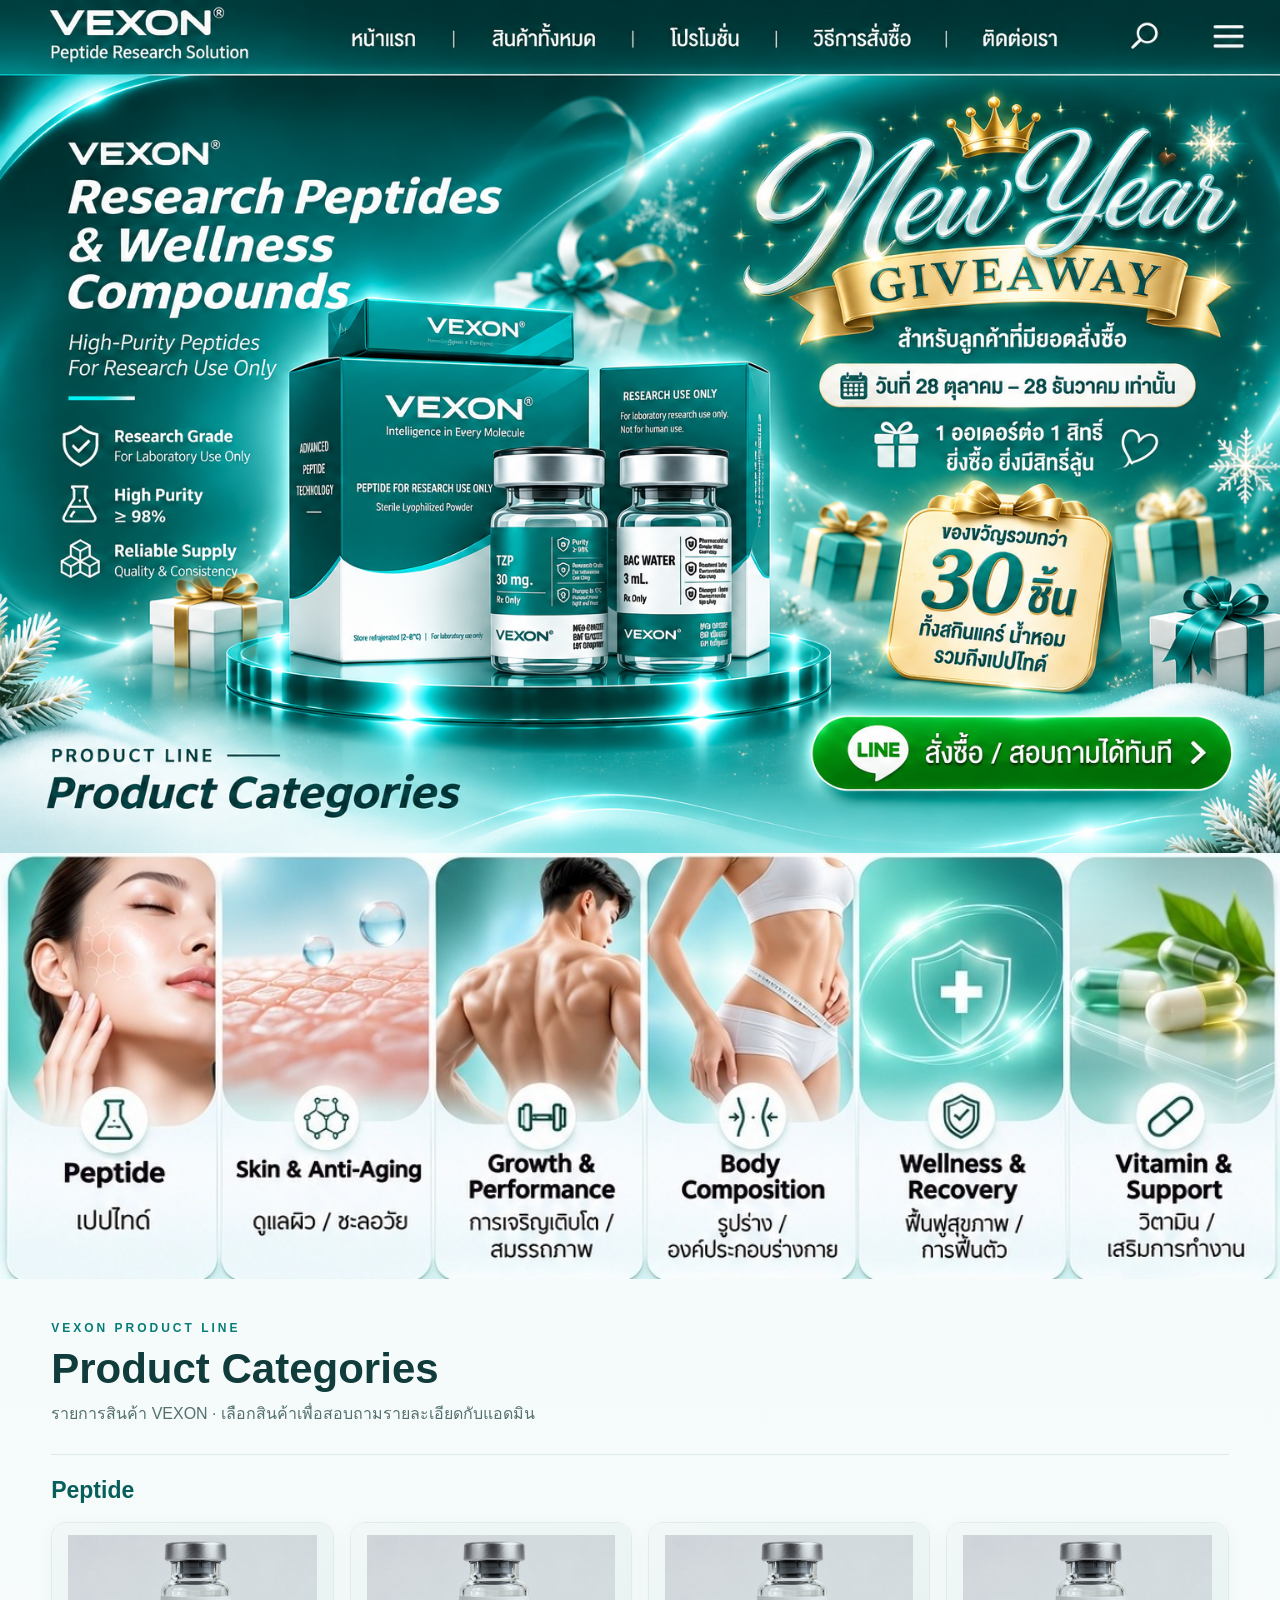
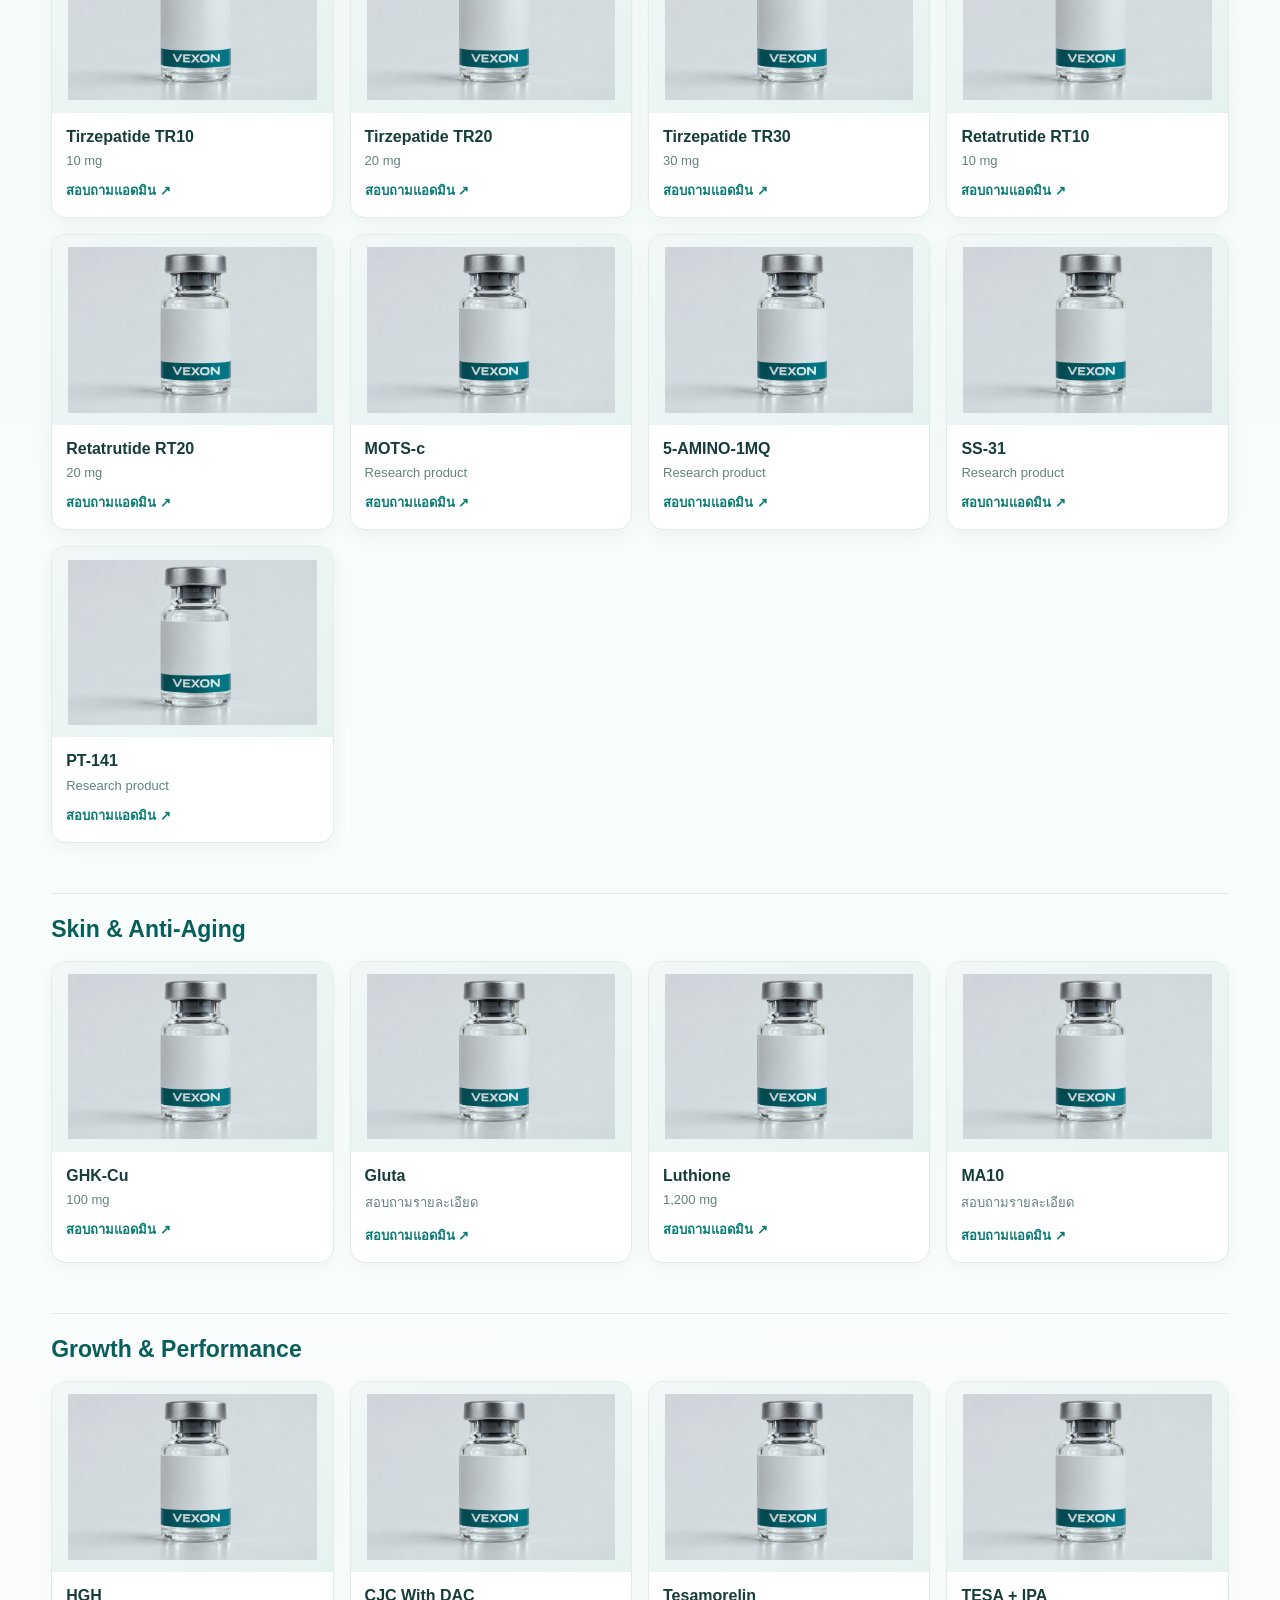
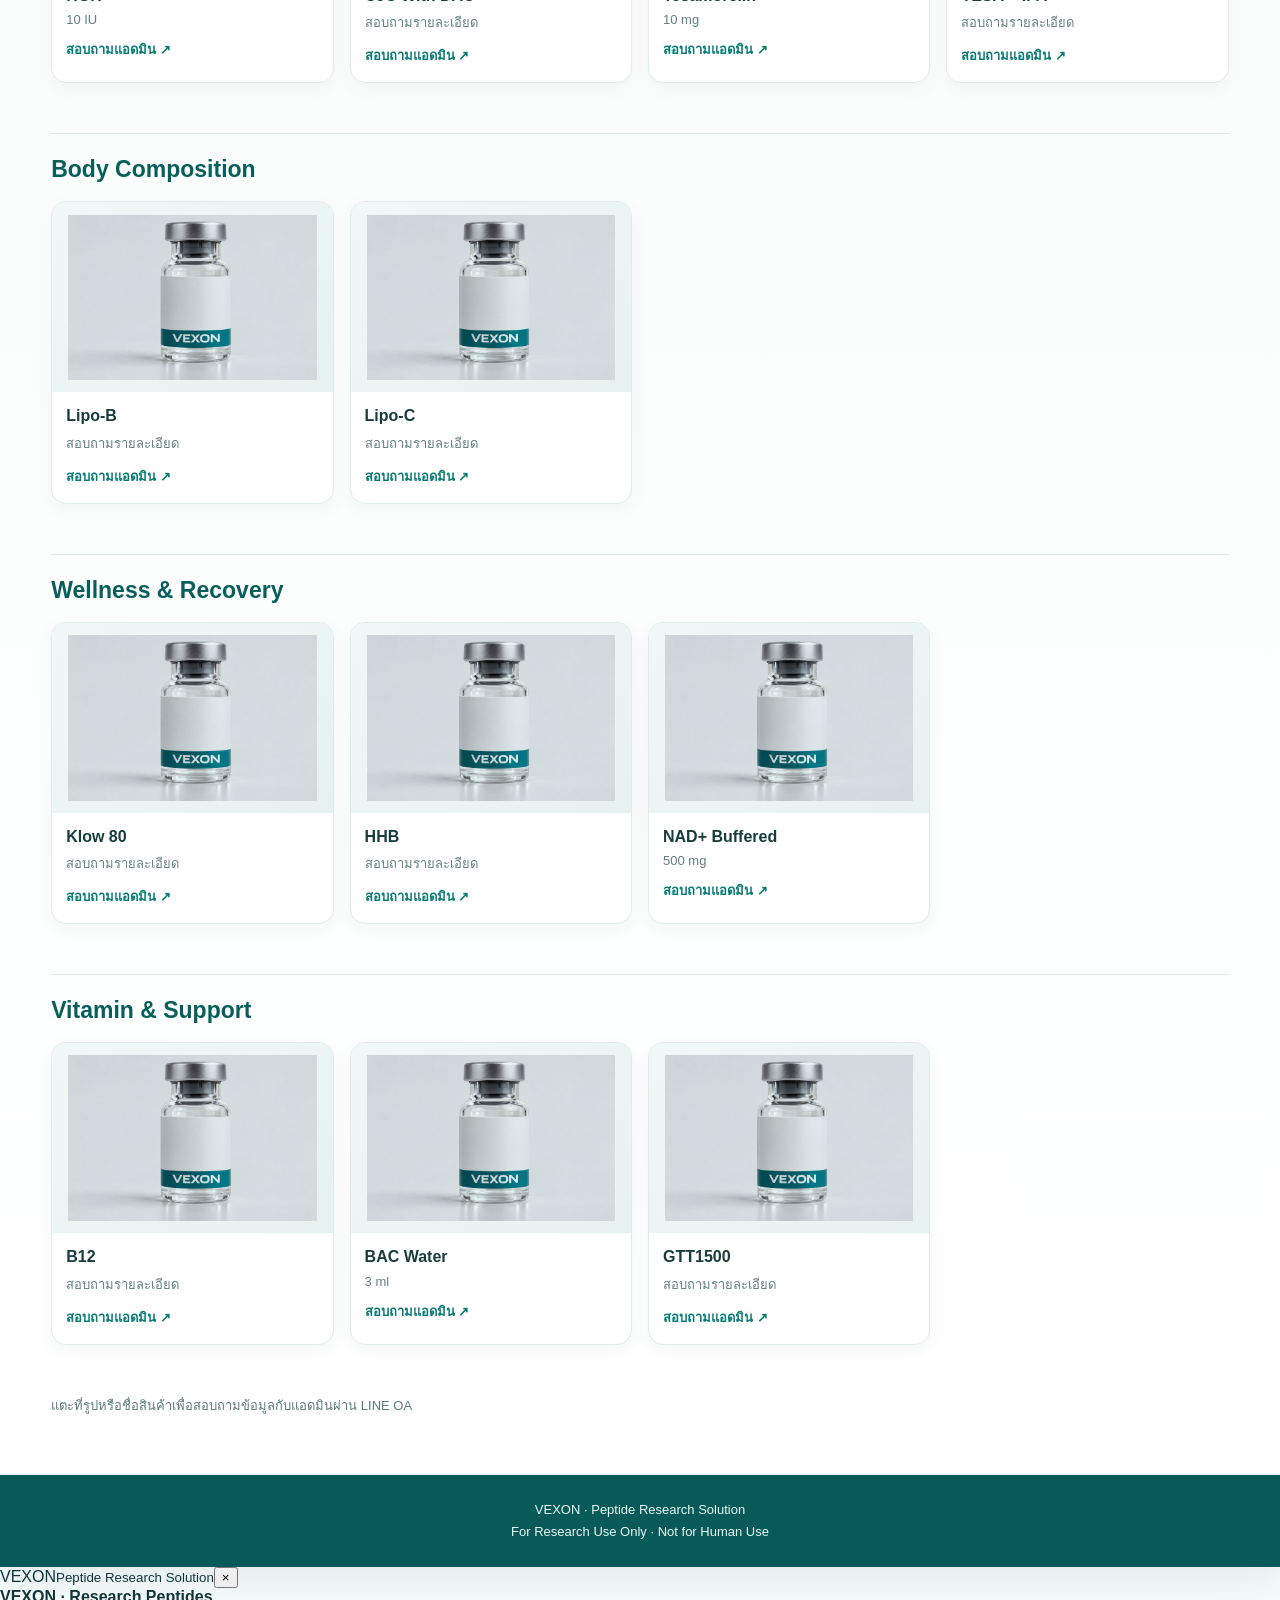
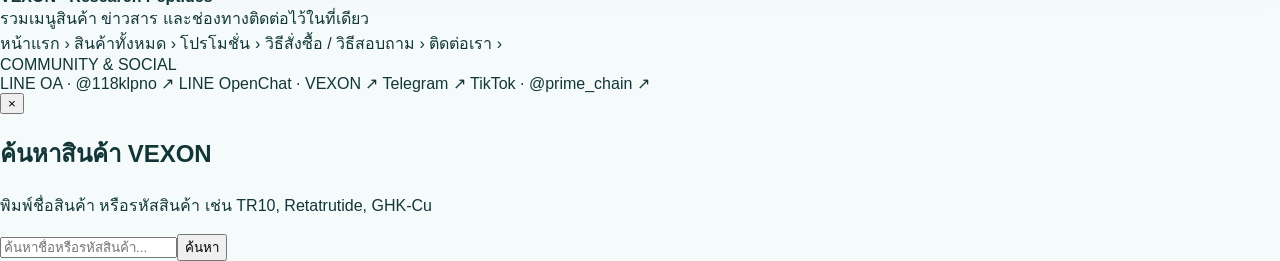
<file: index.html>
<!doctype html>
<html lang="th">
<head>
<meta charset="utf-8">
<meta name="viewport" content="width=device-width, initial-scale=1">
<meta name="theme-color" content="#006b68">
<title>VEXON | Peptide Research Solution</title>
<style>
*{box-sizing:border-box}html{scroll-behavior:smooth}body{margin:0;background:#f5fbfa;color:#123638;font-family:Arial,"Noto Sans Thai",sans-serif}
a{color:inherit;text-decoration:none}
.site{max-width:1440px;margin:auto;background:#fff;box-shadow:0 8px 40px #003d3b18}
.art{position:relative;width:100%;line-height:0}
.art img{display:block;width:100%;height:auto}
.hotspot{position:absolute;display:block;background:transparent;border:0;cursor:pointer}
.hotspot:focus-visible{outline:3px solid #fff;outline-offset:2px;border-radius:12px}
.hero-nav-hotspot{position:absolute;top:0;height:8.8%;display:block;background:transparent;z-index:4}
.hero-nav-hotspot.home{left:27.5%;width:10%}
.hero-nav-hotspot.products{left:39%;width:13%}
.hero-nav-hotspot.promo{left:53%;width:12%}
.hero-nav-hotspot.order{left:66%;width:13%}
.hero-nav-hotspot.contact{left:80%;width:10%}
.hero-nav-hotspot.search{left:88.5%;width:5.5%}
.hero-nav-hotspot.menu{left:94.5%;width:5.5%}
.hero-line-hotspot{position:absolute;left:74.5%;top:75%;width:24%;height:9.5%;display:block;background:transparent;z-index:4}
.hero-nav-hotspot:focus-visible,.hero-line-hotspot:focus-visible{outline:3px solid #fff;outline-offset:2px;border-radius:10px}
.catalog{padding:42px clamp(18px,4vw,56px) 58px;background:linear-gradient(180deg,#f5fbfa,#fff)}
.kicker{letter-spacing:3px;color:#087c78;font-size:12px;font-weight:800}
h1{font-size:clamp(28px,4vw,42px);margin:10px 0 8px;color:#103c3b}
.lead{margin:0 0 28px;color:#54706e}
.group{margin:28px 0 0;padding:22px;border:1px solid #d9eae7;border-radius:18px;background:#fff;box-shadow:0 8px 24px #064d4810}
.group h2{margin:0 0 16px;font-size:22px;color:#075e5b}
.items{display:grid;grid-template-columns:repeat(3,minmax(0,1fr));gap:10px}
.item{padding:14px 16px;border-radius:12px;background:#eef8f6;border:1px solid #dcefeb;display:flex;justify-content:space-between;align-items:center;gap:12px}
.item strong{font-size:15px}.item span{font-size:13px;color:#087c78;white-space:nowrap}
.note{margin:28px 0 0;color:#607a77;font-size:13px;line-height:1.7}
footer{padding:24px;text-align:center;background:#075a57;color:#e9f7f5;font-size:13px;line-height:1.7}
@media(max-width:700px){.items{grid-template-columns:1fr 1fr}.catalog{padding-top:28px}.group{padding:16px}.item{padding:12px 10px;display:block}.item span{display:block;margin-top:5px}}
@media(max-width:420px){.items{grid-template-columns:1fr}}

/* Product bottle catalog */
.group{border:0;border-radius:0;background:transparent;box-shadow:none;padding:22px 0;border-top:1px solid #dcebe8}
.group h2{font-size:23px;margin:0 0 18px;color:#075e5b}
.product-grid{display:grid;grid-template-columns:repeat(4,minmax(0,1fr));gap:16px}
.product-card{display:flex;flex-direction:column;align-items:flex-start;min-width:0;padding:0 0 16px;border:1px solid #e1ecea;border-radius:15px;overflow:hidden;background:#fff;box-shadow:0 5px 18px #064d480c;transition:transform .18s,box-shadow .18s}
.product-card:hover{transform:translateY(-3px);box-shadow:0 10px 24px #064d481a}
.product-image{width:100%;height:190px;background:linear-gradient(145deg,#f1f8f7,#e6f2f0);display:flex;align-items:center;justify-content:center;padding:10px 16px}
.product-image img{height:100%;width:100%;object-fit:contain;mix-blend-mode:multiply}
.product-card strong{font-size:16px;color:#173d3b;padding:13px 14px 0;line-height:1.4}
.product-card span{font-size:13px;color:#64817e;padding:5px 14px 0}
.product-card em{font-style:normal;font-size:13px;font-weight:700;color:#087b74;padding:12px 14px 0}
@media(max-width:850px){.product-grid{grid-template-columns:repeat(3,minmax(0,1fr))}.product-image{height:165px}}
@media(max-width:560px){.product-grid{grid-template-columns:repeat(2,minmax(0,1fr));gap:10px}.product-image{height:145px}.product-card strong{font-size:14px;padding-left:10px;padding-right:10px}.product-card span,.product-card em{padding-left:10px;padding-right:10px}}


.inner-header{background:linear-gradient(110deg,#005e5b,#087d78);color:#fff;padding:18px clamp(18px,4vw,48px);display:flex;align-items:center;justify-content:space-between;gap:22px;position:sticky;top:0;z-index:10;box-shadow:0 3px 14px #003d3b22}
.brand{font-size:26px;font-weight:900;letter-spacing:1px;line-height:1}.brand small{display:block;font-size:10px;font-weight:500;letter-spacing:.3px;margin-top:4px}
.navlinks{display:flex;align-items:center;gap:clamp(12px,2.2vw,30px);flex-wrap:wrap;justify-content:flex-end}
.navlinks a{font-size:15px;font-weight:700;color:#fff;padding:7px 0;border-bottom:2px solid transparent}
.navlinks a:hover,.navlinks a.active{border-color:#a6e8df}
.page-hero{background:linear-gradient(135deg,#e8f6f3,#fff);padding:42px clamp(20px,5vw,64px);border-bottom:1px solid #d9eae7}
.page-hero .kicker{letter-spacing:3px;color:#087c78;font-size:12px;font-weight:800}
.page-hero h1{font-size:clamp(30px,4vw,44px);margin:10px 0;color:#103c3b}
.page-hero p{margin:0;color:#54706e;line-height:1.7}
.content{padding:28px clamp(18px,4vw,56px) 60px}
.contact-grid{display:grid;grid-template-columns:repeat(2,minmax(0,1fr));gap:16px}
.contact-card{display:flex;flex-direction:column;gap:8px;padding:22px;border:1px solid #dcebe8;border-radius:16px;background:#fff;box-shadow:0 6px 20px #064d480c}
.contact-card strong{font-size:18px;color:#075e5b}
.contact-card p{margin:0;color:#607a77;line-height:1.65;overflow-wrap:anywhere}
.contact-card a{color:#087b74;font-weight:800;overflow-wrap:anywhere}
.steps{display:grid;grid-template-columns:repeat(2,minmax(0,1fr));gap:14px;counter-reset:step}
.step{padding:20px;border:1px solid #dcebe8;border-radius:15px;background:#fff}
.step b{display:block;color:#075e5b;font-size:18px;margin-bottom:7px}
.step p{margin:0;color:#607a77;line-height:1.7}
.price-list{max-width:760px;margin:24px auto;background:white;border:1px solid #dcebe8;border-radius:18px;padding:24px;box-shadow:0 8px 24px #064d4810}
.price-row{display:flex;justify-content:space-between;gap:16px;padding:14px 10px;border-bottom:1px solid #e5efed;font-weight:800;color:#155b57}
.price-row:last-of-type{border-bottom:0}
.price-row strong{color:#087c78}
.price-note{margin-top:18px;padding:16px;border-radius:12px;background:#eef8f6;color:#245e5a;line-height:1.8}
.home-hotspot{position:absolute;top:.4%;height:5.4%;display:block;background:transparent}
.home-hotspot.home{left:27%;width:9%}
.home-hotspot.products{left:37%;width:14%}
.home-hotspot.promo{left:52%;width:12%}
.home-hotspot.order{left:64%;width:14%}
.home-hotspot.contact{left:78%;width:13%}
@media(max-width:700px){.inner-header{align-items:flex-start;flex-direction:column}.navlinks{justify-content:flex-start;gap:12px}.navlinks a{font-size:13px}.contact-grid,.steps{grid-template-columns:1fr}.price-list{padding:16px}.price-row{padding:12px 4px}}

</style>
</head>
<body>
<main class="site">
  <section class="art" aria-label="VEXON homepage">
    <img src="assets/VEXON_NewYear_Hero.png" alt="VEXON Research Peptides and Wellness Compounds with New Year Giveaway theme">
    <a class="hero-nav-hotspot home" href="index.html" aria-label="หน้าแรก"></a>
    <a class="hero-nav-hotspot products" href="products.html" aria-label="สินค้าทั้งหมด"></a>
    <a class="hero-nav-hotspot promo" href="promotion.html" aria-label="โปรโมชั่น"></a>
    <a class="hero-nav-hotspot order" href="how-to-order.html" aria-label="วิธีสั่งซื้อ"></a>
    <a class="hero-nav-hotspot contact" href="contact.html" aria-label="ติดต่อเรา"></a>
    <a class="hero-nav-hotspot search" href="#" data-open-search aria-label="ค้นหาสินค้า"></a>
    <a class="hero-nav-hotspot menu" href="#" data-open-menu aria-label="เปิดเมนูเพิ่มเติม"></a>
    <a class="hero-line-hotspot" href="https://line.me/R/ti/p/@118klpno" target="_blank" rel="noopener" aria-label="สั่งซื้อหรือสอบถามผ่าน LINE OA"></a>
  </section>
<section class="category-strip" aria-label="เลือกหมวดหมู่สินค้า VEXON">
    <img src="assets/vexon-category-strip.jpg" alt="หมวดหมู่สินค้า VEXON: Peptide, Skin & Anti-Aging, Growth & Performance, Body Composition, Wellness & Recovery, Vitamin & Support">
    <a href="#peptide" aria-label="Peptide"></a>
    <a href="#skin" aria-label="Skin and Anti-Aging"></a>
    <a href="#growth" aria-label="Growth and Performance"></a>
    <a href="#body" aria-label="Body Composition"></a>
    <a href="#wellness" aria-label="Wellness and Recovery"></a>
    <a href="#vitamin" aria-label="Vitamin and Support"></a>
  </section>
  <style>
    html{scroll-behavior:smooth}
    .group[id]{scroll-margin-top:24px}
    .category-strip{position:relative;width:100%;line-height:0;background:#f5fbfa}
    .category-strip img{display:block;width:100%;height:auto}
    .category-strip a{position:absolute;top:0;height:100%;width:16.6667%;display:block;background:transparent}
    .category-strip a:nth-of-type(1){left:0}
    .category-strip a:nth-of-type(2){left:16.6667%}
    .category-strip a:nth-of-type(3){left:33.3334%}
    .category-strip a:nth-of-type(4){left:50%}
    .category-strip a:nth-of-type(5){left:66.6667%}
    .category-strip a:nth-of-type(6){left:83.3334%}
    .category-strip a:focus-visible{outline:3px solid #087c78;outline-offset:-4px}
  </style>

  <section class="catalog" id="products">
    <div class="kicker">VEXON PRODUCT LINE</div>
    <h1>Product Categories</h1>
    <p class="lead">รายการสินค้า VEXON · เลือกสินค้าเพื่อสอบถามรายละเอียดกับแอดมิน</p>

    <section class="group" id="peptide"><h2>Peptide</h2><div class="product-grid">
      <a class="product-card" href="https://line.me/R/ti/p/@118klpno" target="_blank" rel="noopener"><div class="product-image"><img src="assets/vexon-vial-blank.jpg" alt="VEXON vial"></div><strong>Tirzepatide TR10</strong><span>10 mg</span><em>สอบถามแอดมิน ↗</em></a>
      <a class="product-card" href="https://line.me/R/ti/p/@118klpno" target="_blank" rel="noopener"><div class="product-image"><img src="assets/vexon-vial-blank.jpg" alt="VEXON vial"></div><strong>Tirzepatide TR20</strong><span>20 mg</span><em>สอบถามแอดมิน ↗</em></a>
      <a class="product-card" href="https://line.me/R/ti/p/@118klpno" target="_blank" rel="noopener"><div class="product-image"><img src="assets/vexon-vial-blank.jpg" alt="VEXON vial"></div><strong>Tirzepatide TR30</strong><span>30 mg</span><em>สอบถามแอดมิน ↗</em></a>
      <a class="product-card" href="https://line.me/R/ti/p/@118klpno" target="_blank" rel="noopener"><div class="product-image"><img src="assets/vexon-vial-blank.jpg" alt="VEXON vial"></div><strong>Retatrutide RT10</strong><span>10 mg</span><em>สอบถามแอดมิน ↗</em></a>
      <a class="product-card" href="https://line.me/R/ti/p/@118klpno" target="_blank" rel="noopener"><div class="product-image"><img src="assets/vexon-vial-blank.jpg" alt="VEXON vial"></div><strong>Retatrutide RT20</strong><span>20 mg</span><em>สอบถามแอดมิน ↗</em></a>
      <a class="product-card" href="https://line.me/R/ti/p/@118klpno" target="_blank" rel="noopener"><div class="product-image"><img src="assets/vexon-vial-blank.jpg" alt="VEXON vial"></div><strong>MOTS-c</strong><span>Research product</span><em>สอบถามแอดมิน ↗</em></a>
      <a class="product-card" href="https://line.me/R/ti/p/@118klpno" target="_blank" rel="noopener"><div class="product-image"><img src="assets/vexon-vial-blank.jpg" alt="VEXON vial"></div><strong>5-AMINO-1MQ</strong><span>Research product</span><em>สอบถามแอดมิน ↗</em></a>
      <a class="product-card" href="https://line.me/R/ti/p/@118klpno" target="_blank" rel="noopener"><div class="product-image"><img src="assets/vexon-vial-blank.jpg" alt="VEXON vial"></div><strong>SS-31</strong><span>Research product</span><em>สอบถามแอดมิน ↗</em></a>
      <a class="product-card" href="https://line.me/R/ti/p/@118klpno" target="_blank" rel="noopener"><div class="product-image"><img src="assets/vexon-vial-blank.jpg" alt="VEXON vial"></div><strong>PT-141</strong><span>Research product</span><em>สอบถามแอดมิน ↗</em></a>
    </div></section>

    <section class="group" id="skin"><h2>Skin &amp; Anti-Aging</h2><div class="product-grid">
      <a class="product-card" href="https://line.me/R/ti/p/@118klpno" target="_blank" rel="noopener"><div class="product-image"><img src="assets/vexon-vial-blank.jpg" alt="VEXON vial"></div><strong>GHK-Cu</strong><span>100 mg</span><em>สอบถามแอดมิน ↗</em></a>
      <a class="product-card" href="https://line.me/R/ti/p/@118klpno" target="_blank" rel="noopener"><div class="product-image"><img src="assets/vexon-vial-blank.jpg" alt="VEXON vial"></div><strong>Gluta</strong><span>สอบถามรายละเอียด</span><em>สอบถามแอดมิน ↗</em></a>
      <a class="product-card" href="https://line.me/R/ti/p/@118klpno" target="_blank" rel="noopener"><div class="product-image"><img src="assets/vexon-vial-blank.jpg" alt="VEXON vial"></div><strong>Luthione</strong><span>1,200 mg</span><em>สอบถามแอดมิน ↗</em></a>
      <a class="product-card" href="https://line.me/R/ti/p/@118klpno" target="_blank" rel="noopener"><div class="product-image"><img src="assets/vexon-vial-blank.jpg" alt="VEXON vial"></div><strong>MA10</strong><span>สอบถามรายละเอียด</span><em>สอบถามแอดมิน ↗</em></a>
    </div></section>

    <section class="group" id="growth"><h2>Growth &amp; Performance</h2><div class="product-grid">
      <a class="product-card" href="https://line.me/R/ti/p/@118klpno" target="_blank" rel="noopener"><div class="product-image"><img src="assets/vexon-vial-blank.jpg" alt="VEXON vial"></div><strong>HGH</strong><span>10 IU</span><em>สอบถามแอดมิน ↗</em></a>
      <a class="product-card" href="https://line.me/R/ti/p/@118klpno" target="_blank" rel="noopener"><div class="product-image"><img src="assets/vexon-vial-blank.jpg" alt="VEXON vial"></div><strong>CJC With DAC</strong><span>สอบถามรายละเอียด</span><em>สอบถามแอดมิน ↗</em></a>
      <a class="product-card" href="https://line.me/R/ti/p/@118klpno" target="_blank" rel="noopener"><div class="product-image"><img src="assets/vexon-vial-blank.jpg" alt="VEXON vial"></div><strong>Tesamorelin</strong><span>10 mg</span><em>สอบถามแอดมิน ↗</em></a>
      <a class="product-card" href="https://line.me/R/ti/p/@118klpno" target="_blank" rel="noopener"><div class="product-image"><img src="assets/vexon-vial-blank.jpg" alt="VEXON vial"></div><strong>TESA + IPA</strong><span>สอบถามรายละเอียด</span><em>สอบถามแอดมิน ↗</em></a>
    </div></section>

    <section class="group" id="body"><h2>Body Composition</h2><div class="product-grid">
      <a class="product-card" href="https://line.me/R/ti/p/@118klpno" target="_blank" rel="noopener"><div class="product-image"><img src="assets/vexon-vial-blank.jpg" alt="VEXON vial"></div><strong>Lipo-B</strong><span>สอบถามรายละเอียด</span><em>สอบถามแอดมิน ↗</em></a>
      <a class="product-card" href="https://line.me/R/ti/p/@118klpno" target="_blank" rel="noopener"><div class="product-image"><img src="assets/vexon-vial-blank.jpg" alt="VEXON vial"></div><strong>Lipo-C</strong><span>สอบถามรายละเอียด</span><em>สอบถามแอดมิน ↗</em></a>
    </div></section>

    <section class="group" id="wellness"><h2>Wellness &amp; Recovery</h2><div class="product-grid">
      <a class="product-card" href="https://line.me/R/ti/p/@118klpno" target="_blank" rel="noopener"><div class="product-image"><img src="assets/vexon-vial-blank.jpg" alt="VEXON vial"></div><strong>Klow 80</strong><span>สอบถามรายละเอียด</span><em>สอบถามแอดมิน ↗</em></a>
      <a class="product-card" href="https://line.me/R/ti/p/@118klpno" target="_blank" rel="noopener"><div class="product-image"><img src="assets/vexon-vial-blank.jpg" alt="VEXON vial"></div><strong>HHB</strong><span>สอบถามรายละเอียด</span><em>สอบถามแอดมิน ↗</em></a>
      <a class="product-card" href="https://line.me/R/ti/p/@118klpno" target="_blank" rel="noopener"><div class="product-image"><img src="assets/vexon-vial-blank.jpg" alt="VEXON vial"></div><strong>NAD+ Buffered</strong><span>500 mg</span><em>สอบถามแอดมิน ↗</em></a>
    </div></section>

    <section class="group" id="vitamin"><h2>Vitamin &amp; Support</h2><div class="product-grid">
      <a class="product-card" href="https://line.me/R/ti/p/@118klpno" target="_blank" rel="noopener"><div class="product-image"><img src="assets/vexon-vial-blank.jpg" alt="VEXON vial"></div><strong>B12</strong><span>สอบถามรายละเอียด</span><em>สอบถามแอดมิน ↗</em></a>
      <a class="product-card" href="https://line.me/R/ti/p/@118klpno" target="_blank" rel="noopener"><div class="product-image"><img src="assets/vexon-vial-blank.jpg" alt="VEXON vial"></div><strong>BAC Water</strong><span>3 ml</span><em>สอบถามแอดมิน ↗</em></a>
      <a class="product-card" href="https://line.me/R/ti/p/@118klpno" target="_blank" rel="noopener"><div class="product-image"><img src="assets/vexon-vial-blank.jpg" alt="VEXON vial"></div><strong>GTT1500</strong><span>สอบถามรายละเอียด</span><em>สอบถามแอดมิน ↗</em></a>
    </div></section>
    <p class="note">แตะที่รูปหรือชื่อสินค้าเพื่อสอบถามข้อมูลกับแอดมินผ่าน LINE OA</p>
  </section>
  <footer>VEXON · Peptide Research Solution<br>For Research Use Only · Not for Human Use</footer>
</main>
<div class="overlay" id="siteDrawer" aria-hidden="true"><aside class="drawer" role="dialog" aria-label="เมนู VEXON">
<div class="drawer-top"><a class="drawer-brand" href="index.html">VEXON<small>Peptide Research Solution</small></a><button class="close-btn" type="button" data-close-menu aria-label="ปิดเมนู">×</button></div>
<div class="drawer-intro"><b>VEXON · Research Peptides</b><br>รวมเมนูสินค้า ข่าวสาร และช่องทางติดต่อไว้ในที่เดียว</div>
<nav class="drawer-links">
<a href="index.html">หน้าแรก <span>›</span></a>
<a href="products.html">สินค้าทั้งหมด <span>›</span></a>
<a href="promotion.html">โปรโมชั่น <span>›</span></a>
<a href="how-to-order.html">วิธีสั่งซื้อ / วิธีสอบถาม <span>›</span></a>
<a href="contact.html">ติดต่อเรา <span>›</span></a>
</nav>
<div class="drawer-subtitle">COMMUNITY & SOCIAL</div>
<div class="drawer-social">
<a href="https://line.me/R/ti/p/@118klpno" target="_blank" rel="noopener">LINE OA · @118klpno ↗</a>
<a href="https://line.me/ti/g2/EQvxTqRmbrtfZODc3sQ9YKqHbjdFF2RwX-sErg?utm_source=invitation&utm_medium=link_copy&utm_campaign=default" target="_blank" rel="noopener">LINE OpenChat · VEXON ↗</a>
<a href="https://t.me/+ILcz5tNDmshjYmRl" target="_blank" rel="noopener">Telegram ↗</a>
<a href="https://www.tiktok.com/@prime_chain?_r=1&amp;_t=ZS-9B3nGgGfkDy" target="_blank" rel="noopener">TikTok · @prime_chain ↗</a>
</div></aside></div>
<div class="search-panel" id="siteSearch" aria-hidden="true"><div class="search-box">
<button class="search-close" type="button" data-close-search aria-label="ปิดค้นหา">×</button>
<h2>ค้นหาสินค้า VEXON</h2><p>พิมพ์ชื่อสินค้า หรือรหัสสินค้า เช่น TR10, Retatrutide, GHK-Cu</p>
<form class="search-form" id="searchForm"><input id="searchInput" type="search" placeholder="ค้นหาชื่อหรือรหัสสินค้า..." autocomplete="off"><button type="submit">ค้นหา</button></form>
</div></div>
<script src="assets/site.js"></script></body>
</html>
</file>
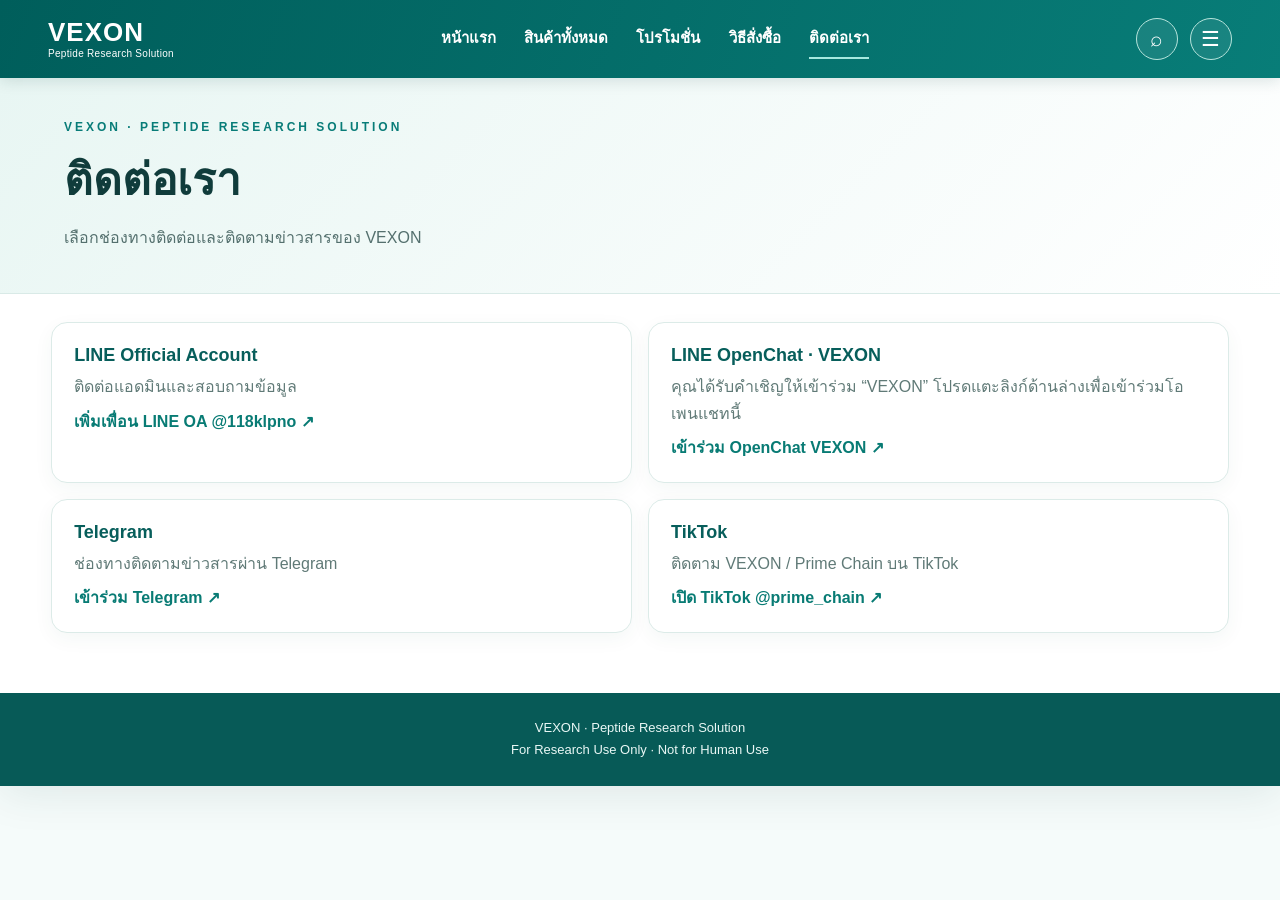
<file: contact.html>
<!doctype html><html lang="th"><head><meta charset="utf-8"><meta name="viewport" content="width=device-width, initial-scale=1"><meta name="theme-color" content="#006b68"><title>ติดต่อเรา | VEXON</title><link rel="stylesheet" href="assets/site.css"></head><body><main class="site">
<header class="inner-header"><a class="brand" href="index.html">VEXON<small>Peptide Research Solution</small></a><nav class="navlinks"><a class="" href="index.html">หน้าแรก</a><a class="" href="products.html">สินค้าทั้งหมด</a><a class="" href="promotion.html">โปรโมชั่น</a><a class="" href="how-to-order.html">วิธีสั่งซื้อ</a><a class="active" href="contact.html">ติดต่อเรา</a></nav><div class="header-tools"><button class="tool-btn" type="button" data-open-search aria-label="ค้นหา">⌕</button><button class="tool-btn" type="button" data-open-menu aria-label="เมนู">☰</button></div></header>
<section class="page-hero"><div class="kicker">VEXON · PEPTIDE RESEARCH SOLUTION</div><h1>ติดต่อเรา</h1><p>เลือกช่องทางติดต่อและติดตามข่าวสารของ VEXON</p></section><section class="content">
<div class="contact-grid">
 <article class="contact-card"><strong>LINE Official Account</strong><p>ติดต่อแอดมินและสอบถามข้อมูล</p><a href="https://line.me/R/ti/p/@118klpno" target="_blank" rel="noopener">เพิ่มเพื่อน LINE OA @118klpno ↗</a></article>
 <article class="contact-card"><strong>LINE OpenChat · VEXON</strong><p>คุณได้รับคำเชิญให้เข้าร่วม “VEXON” โปรดแตะลิงก์ด้านล่างเพื่อเข้าร่วมโอเพนแชทนี้</p><a href="https://line.me/ti/g2/EQvxTqRmbrtfZODc3sQ9YKqHbjdFF2RwX-sErg?utm_source=invitation&utm_medium=link_copy&utm_campaign=default" target="_blank" rel="noopener">เข้าร่วม OpenChat VEXON ↗</a></article>
 <article class="contact-card"><strong>Telegram</strong><p>ช่องทางติดตามข่าวสารผ่าน Telegram</p><a href="https://t.me/+ILcz5tNDmshjYmRl" target="_blank" rel="noopener">เข้าร่วม Telegram ↗</a></article>
 <article class="contact-card"><strong>TikTok</strong><p>ติดตาม VEXON / Prime Chain บน TikTok</p><a href="https://www.tiktok.com/@prime_chain?_r=1&amp;_t=ZS-9B3nGgGfkDy" target="_blank" rel="noopener">เปิด TikTok @prime_chain ↗</a></article>
</div></section>
<footer>VEXON · Peptide Research Solution<br>For Research Use Only · Not for Human Use</footer></main><div class="overlay" id="siteDrawer" aria-hidden="true"><aside class="drawer" role="dialog" aria-label="เมนู VEXON">
<div class="drawer-top"><a class="drawer-brand" href="index.html">VEXON<small>Peptide Research Solution</small></a><button class="close-btn" type="button" data-close-menu aria-label="ปิดเมนู">×</button></div>
<div class="drawer-intro"><b>VEXON · Research Peptides</b><br>รวมเมนูสินค้า ข่าวสาร และช่องทางติดต่อไว้ในที่เดียว</div>
<nav class="drawer-links">
<a href="index.html">หน้าแรก <span>›</span></a>
<a href="products.html">สินค้าทั้งหมด <span>›</span></a>
<a href="promotion.html">โปรโมชั่น <span>›</span></a>
<a href="how-to-order.html">วิธีสั่งซื้อ / วิธีสอบถาม <span>›</span></a>
<a href="contact.html">ติดต่อเรา <span>›</span></a>
</nav>
<div class="drawer-subtitle">COMMUNITY & SOCIAL</div>
<div class="drawer-social">
<a href="https://line.me/R/ti/p/@118klpno" target="_blank" rel="noopener">LINE OA · @118klpno ↗</a>
<a href="https://line.me/ti/g2/EQvxTqRmbrtfZODc3sQ9YKqHbjdFF2RwX-sErg?utm_source=invitation&utm_medium=link_copy&utm_campaign=default" target="_blank" rel="noopener">LINE OpenChat · VEXON ↗</a>
<a href="https://t.me/+ILcz5tNDmshjYmRl" target="_blank" rel="noopener">Telegram ↗</a>
<a href="https://www.tiktok.com/@prime_chain?_r=1&amp;_t=ZS-9B3nGgGfkDy" target="_blank" rel="noopener">TikTok · @prime_chain ↗</a>
</div></aside></div>
<div class="search-panel" id="siteSearch" aria-hidden="true"><div class="search-box">
<button class="search-close" type="button" data-close-search aria-label="ปิดค้นหา">×</button>
<h2>ค้นหาสินค้า VEXON</h2><p>พิมพ์ชื่อสินค้า หรือรหัสสินค้า เช่น TR10, Retatrutide, GHK-Cu</p>
<form class="search-form" id="searchForm"><input id="searchInput" type="search" placeholder="ค้นหาชื่อหรือรหัสสินค้า..." autocomplete="off"><button type="submit">ค้นหา</button></form>
</div></div>
<script src="assets/site.js"></script></body></html>
</file>
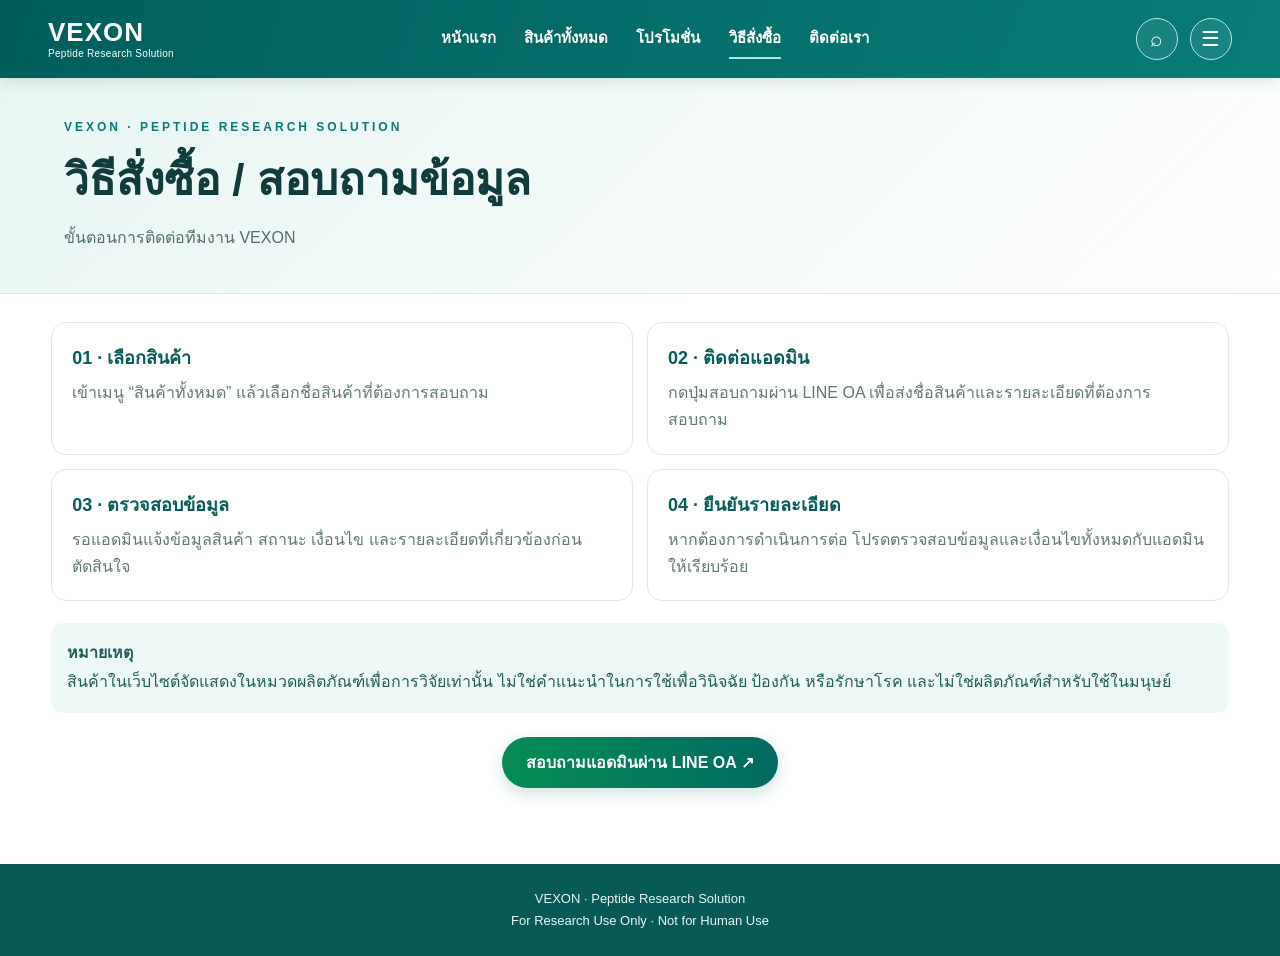
<file: how-to-order.html>
<!doctype html><html lang="th"><head><meta charset="utf-8"><meta name="viewport" content="width=device-width, initial-scale=1"><meta name="theme-color" content="#006b68"><title>วิธีสั่งซื้อ / สอบถามข้อมูล | VEXON</title><link rel="stylesheet" href="assets/site.css"></head><body><main class="site">
<header class="inner-header"><a class="brand" href="index.html">VEXON<small>Peptide Research Solution</small></a><nav class="navlinks"><a class="" href="index.html">หน้าแรก</a><a class="" href="products.html">สินค้าทั้งหมด</a><a class="" href="promotion.html">โปรโมชั่น</a><a class="active" href="how-to-order.html">วิธีสั่งซื้อ</a><a class="" href="contact.html">ติดต่อเรา</a></nav><div class="header-tools"><button class="tool-btn" type="button" data-open-search aria-label="ค้นหา">⌕</button><button class="tool-btn" type="button" data-open-menu aria-label="เมนู">☰</button></div></header>
<section class="page-hero"><div class="kicker">VEXON · PEPTIDE RESEARCH SOLUTION</div><h1>วิธีสั่งซื้อ / สอบถามข้อมูล</h1><p>ขั้นตอนการติดต่อทีมงาน VEXON</p></section><section class="content">
<div class="steps">
 <article class="step"><b>01 · เลือกสินค้า</b><p>เข้าเมนู “สินค้าทั้งหมด” แล้วเลือกชื่อสินค้าที่ต้องการสอบถาม</p></article>
 <article class="step"><b>02 · ติดต่อแอดมิน</b><p>กดปุ่มสอบถามผ่าน LINE OA เพื่อส่งชื่อสินค้าและรายละเอียดที่ต้องการสอบถาม</p></article>
 <article class="step"><b>03 · ตรวจสอบข้อมูล</b><p>รอแอดมินแจ้งข้อมูลสินค้า สถานะ เงื่อนไข และรายละเอียดที่เกี่ยวข้องก่อนตัดสินใจ</p></article>
 <article class="step"><b>04 · ยืนยันรายละเอียด</b><p>หากต้องการดำเนินการต่อ โปรดตรวจสอบข้อมูลและเงื่อนไขทั้งหมดกับแอดมินให้เรียบร้อย</p></article>
</div>
<div class="price-note" style="margin-top:22px"><b>หมายเหตุ</b><br>สินค้าในเว็บไซต์จัดแสดงในหมวดผลิตภัณฑ์เพื่อการวิจัยเท่านั้น ไม่ใช่คำแนะนำในการใช้เพื่อวินิจฉัย ป้องกัน หรือรักษาโรค และไม่ใช่ผลิตภัณฑ์สำหรับใช้ในมนุษย์</div>
<p style="text-align:center;margin-top:24px"><a class="line-cta" href="https://line.me/R/ti/p/@118klpno" target="_blank" rel="noopener">สอบถามแอดมินผ่าน LINE OA ↗</a></p>
</section>
<footer>VEXON · Peptide Research Solution<br>For Research Use Only · Not for Human Use</footer></main><div class="overlay" id="siteDrawer" aria-hidden="true"><aside class="drawer" role="dialog" aria-label="เมนู VEXON">
<div class="drawer-top"><a class="drawer-brand" href="index.html">VEXON<small>Peptide Research Solution</small></a><button class="close-btn" type="button" data-close-menu aria-label="ปิดเมนู">×</button></div>
<div class="drawer-intro"><b>VEXON · Research Peptides</b><br>รวมเมนูสินค้า ข่าวสาร และช่องทางติดต่อไว้ในที่เดียว</div>
<nav class="drawer-links">
<a href="index.html">หน้าแรก <span>›</span></a>
<a href="products.html">สินค้าทั้งหมด <span>›</span></a>
<a href="promotion.html">โปรโมชั่น <span>›</span></a>
<a href="how-to-order.html">วิธีสั่งซื้อ / วิธีสอบถาม <span>›</span></a>
<a href="contact.html">ติดต่อเรา <span>›</span></a>
</nav>
<div class="drawer-subtitle">COMMUNITY & SOCIAL</div>
<div class="drawer-social">
<a href="https://line.me/R/ti/p/@118klpno" target="_blank" rel="noopener">LINE OA · @118klpno ↗</a>
<a href="https://line.me/ti/g2/EQvxTqRmbrtfZODc3sQ9YKqHbjdFF2RwX-sErg?utm_source=invitation&utm_medium=link_copy&utm_campaign=default" target="_blank" rel="noopener">LINE OpenChat · VEXON ↗</a>
<a href="https://t.me/+ILcz5tNDmshjYmRl" target="_blank" rel="noopener">Telegram ↗</a>
<a href="https://www.tiktok.com/@prime_chain?_r=1&amp;_t=ZS-9B3nGgGfkDy" target="_blank" rel="noopener">TikTok · @prime_chain ↗</a>
</div></aside></div>
<div class="search-panel" id="siteSearch" aria-hidden="true"><div class="search-box">
<button class="search-close" type="button" data-close-search aria-label="ปิดค้นหา">×</button>
<h2>ค้นหาสินค้า VEXON</h2><p>พิมพ์ชื่อสินค้า หรือรหัสสินค้า เช่น TR10, Retatrutide, GHK-Cu</p>
<form class="search-form" id="searchForm"><input id="searchInput" type="search" placeholder="ค้นหาชื่อหรือรหัสสินค้า..." autocomplete="off"><button type="submit">ค้นหา</button></form>
</div></div>
<script src="assets/site.js"></script></body></html>
</file>
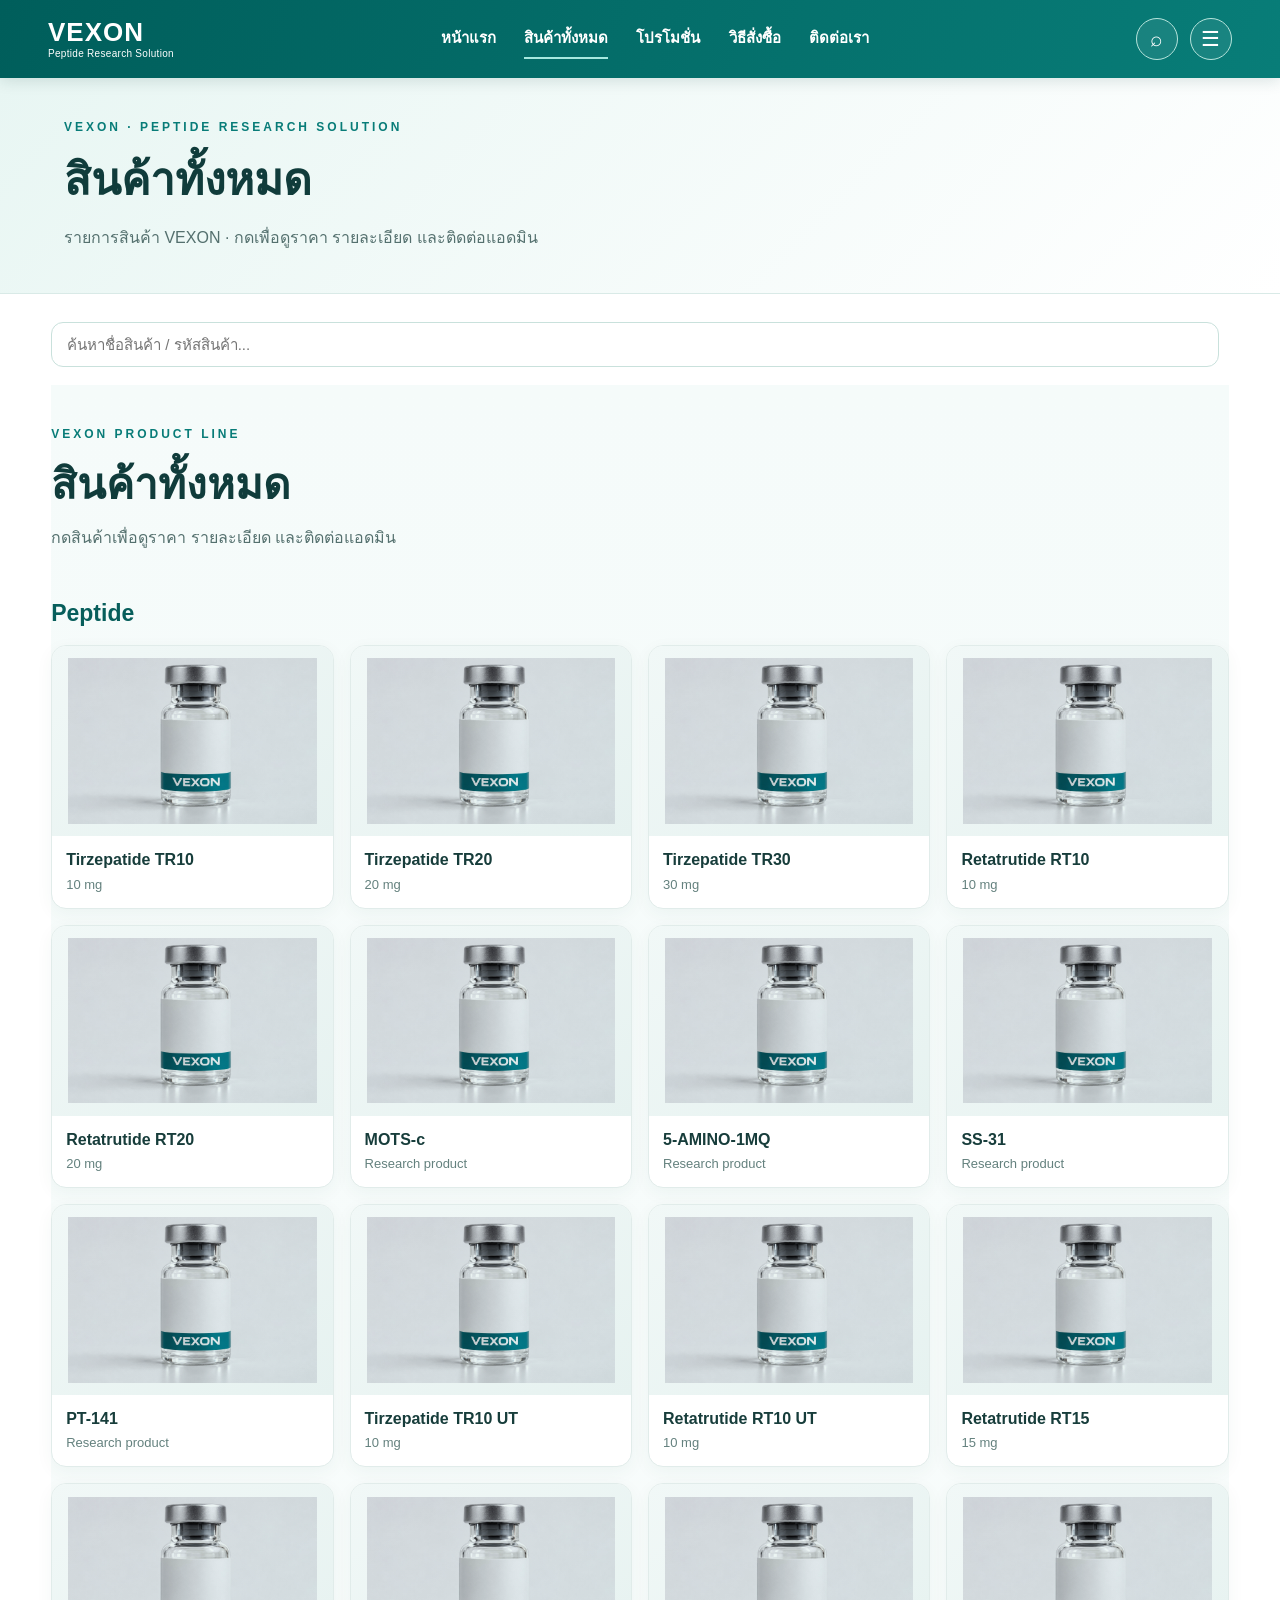
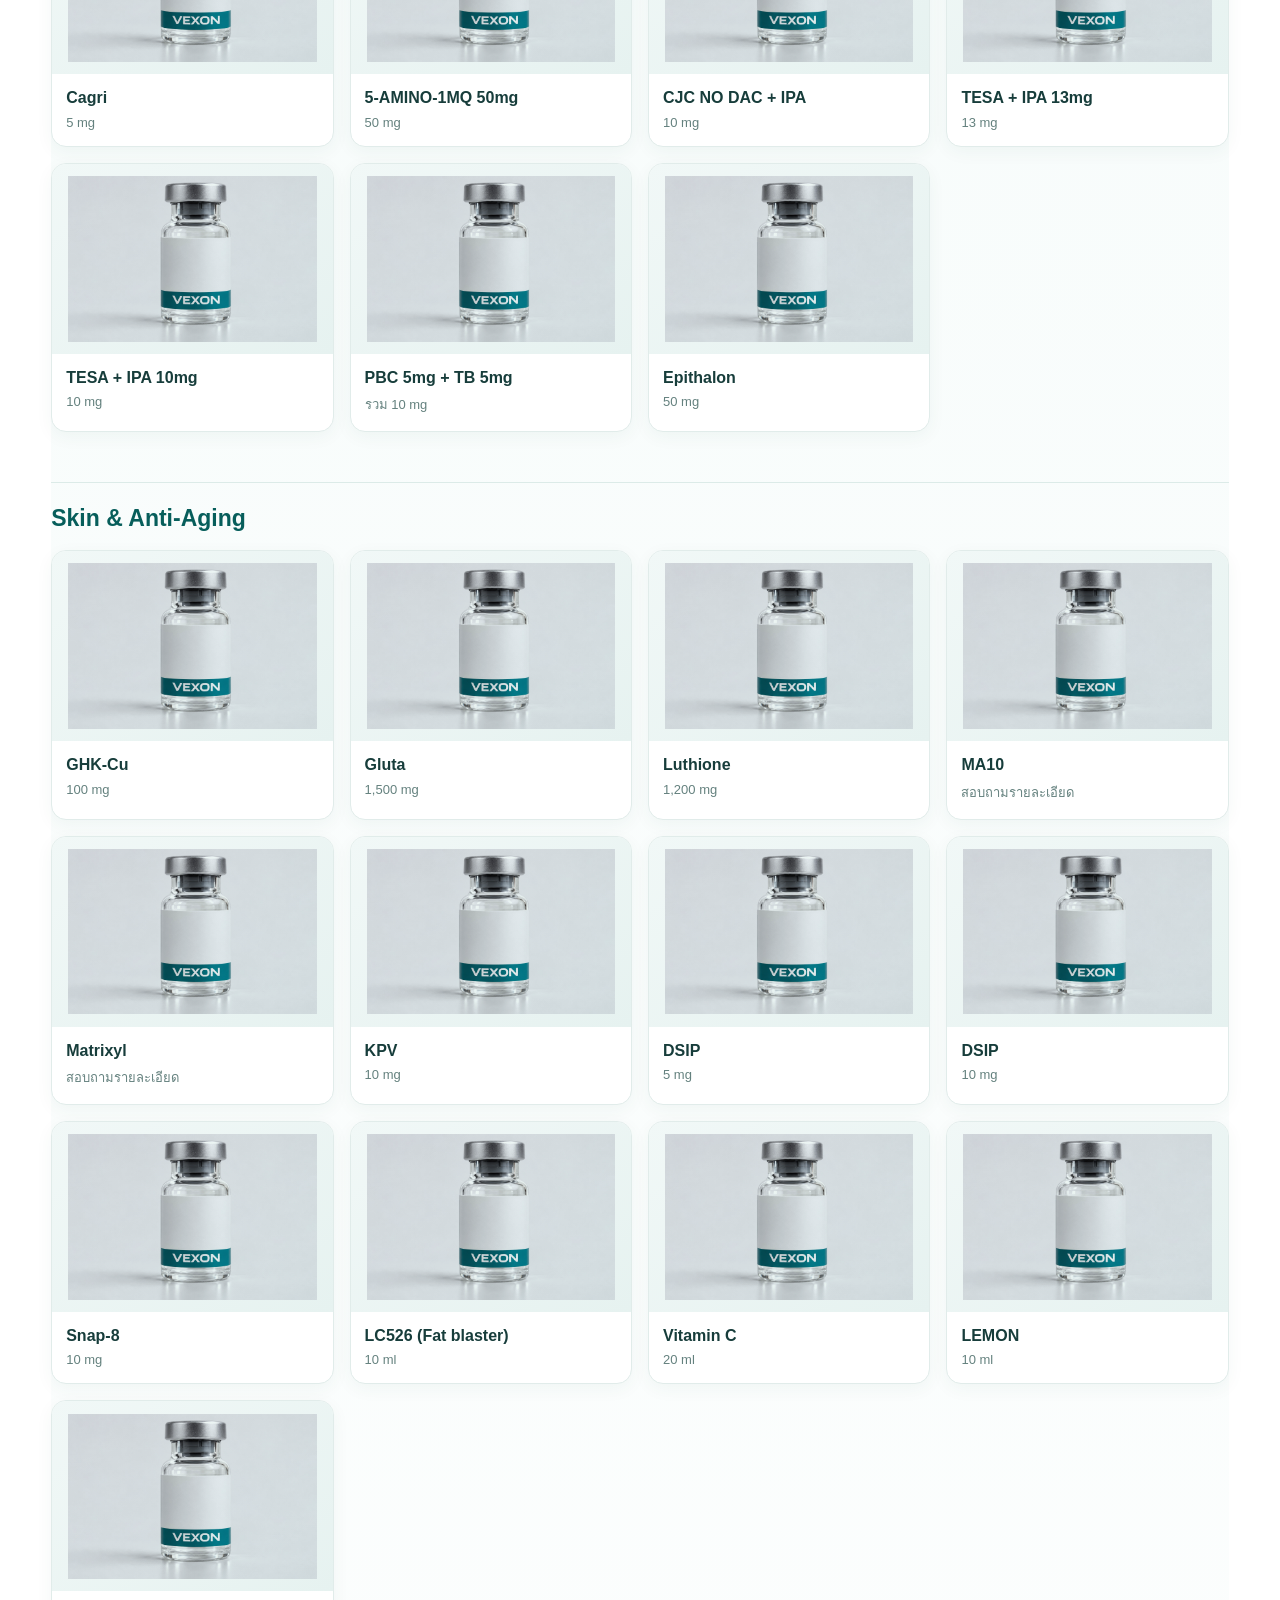
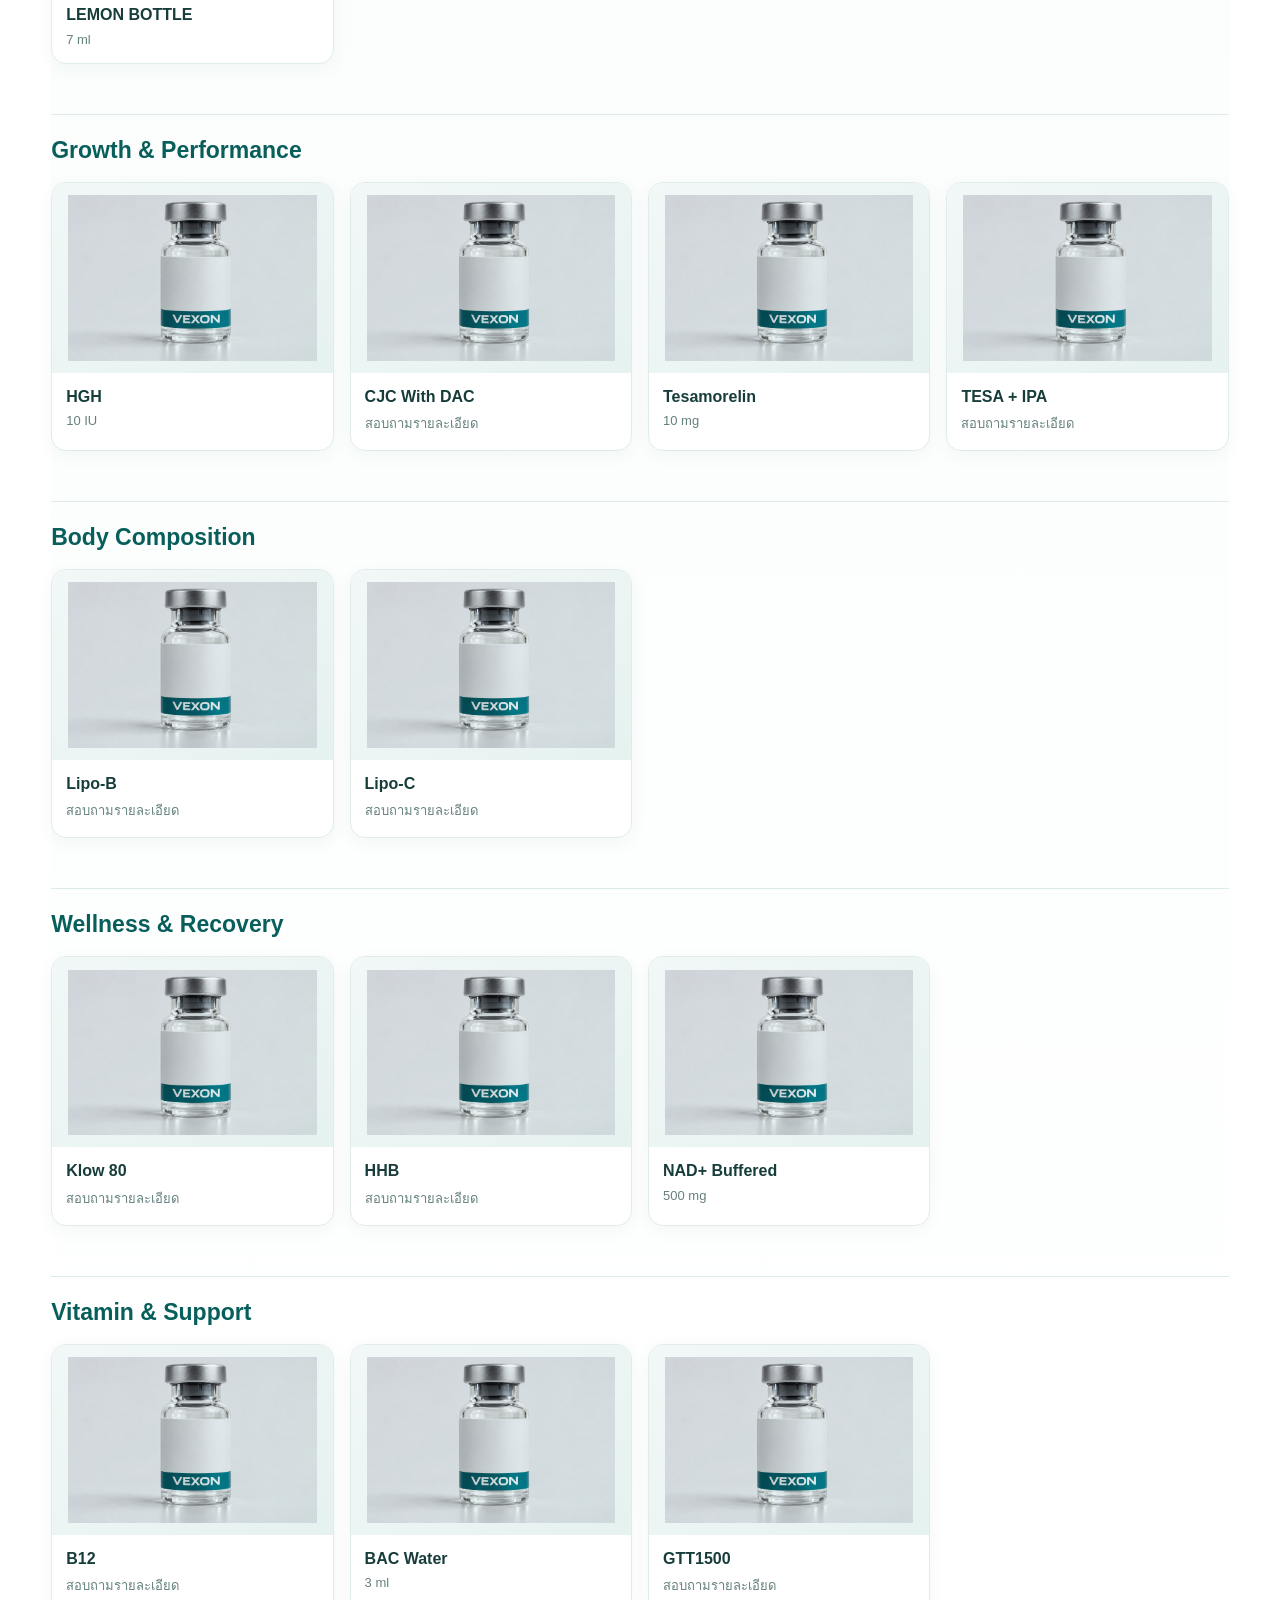
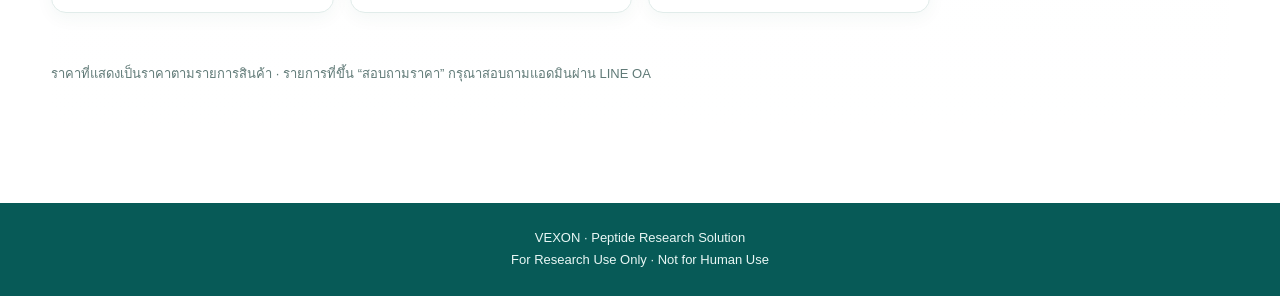
<file: products.html>
<!doctype html><html lang="th"><head><meta charset="utf-8"><meta name="viewport" content="width=device-width, initial-scale=1"><meta name="theme-color" content="#006b68"><title>สินค้าทั้งหมด | VEXON</title><link rel="stylesheet" href="assets/site.css"></head><body><main class="site">
<header class="inner-header"><a class="brand" href="index.html">VEXON<small>Peptide Research Solution</small></a><nav class="navlinks"><a class="" href="index.html">หน้าแรก</a><a class="active" href="products.html">สินค้าทั้งหมด</a><a class="" href="promotion.html">โปรโมชั่น</a><a class="" href="how-to-order.html">วิธีสั่งซื้อ</a><a class="" href="contact.html">ติดต่อเรา</a></nav><div class="header-tools"><button class="tool-btn" type="button" data-open-search aria-label="ค้นหา">⌕</button><button class="tool-btn" type="button" data-open-menu aria-label="เมนู">☰</button></div></header>
<section class="page-hero"><div class="kicker">VEXON · PEPTIDE RESEARCH SOLUTION</div><h1>สินค้าทั้งหมด</h1><p>รายการสินค้า VEXON · กดเพื่อดูราคา รายละเอียด และติดต่อแอดมิน</p></section><section class="content">
<div style="display:flex;gap:10px;align-items:center;flex-wrap:wrap;margin:0 0 18px">
<input data-product-filter type="search" placeholder="ค้นหาชื่อสินค้า / รหัสสินค้า..." style="flex:1;min-width:220px;padding:13px 15px;border:1px solid #c9e1dc;border-radius:12px;font-size:15px">
<span id="searchResult" style="color:#087b74;font-size:13px"></span></div><section class="catalog" id="products">
    <div class="kicker">VEXON PRODUCT LINE</div>
    <h1>สินค้าทั้งหมด</h1>
    <p class="lead">กดสินค้าเพื่อดูราคา รายละเอียด และติดต่อแอดมิน</p>

    <section class="group" id="peptide"><h2>Peptide</h2><div class="product-grid">
      <button class="product-card" type="button" data-product-detail data-name="Tirzepatide TR10" data-detail-size="10 mg" data-detail-price="950 บาท"><div class="product-image"><img src="assets/vexon-vial-blank.jpg" alt="VEXON vial"></div><strong>Tirzepatide TR10</strong><span>10 mg</span><em class="product-price">ราคา 950 บาท</em></button>
      <button class="product-card" type="button" data-product-detail data-name="Tirzepatide TR20" data-detail-size="20 mg" data-detail-price="1,450 บาท"><div class="product-image"><img src="assets/vexon-vial-blank.jpg" alt="VEXON vial"></div><strong>Tirzepatide TR20</strong><span>20 mg</span><em class="product-price">ราคา 1,450 บาท</em></button>
      <button class="product-card" type="button" data-product-detail data-name="Tirzepatide TR30" data-detail-size="30 mg" data-detail-price="1,800 บาท"><div class="product-image"><img src="assets/vexon-vial-blank.jpg" alt="VEXON vial"></div><strong>Tirzepatide TR30</strong><span>30 mg</span><em class="product-price">ราคา 1,800 บาท</em></button>
      <button class="product-card" type="button" data-product-detail data-name="Retatrutide RT10" data-detail-size="10 mg" data-detail-price="1,450 บาท"><div class="product-image"><img src="assets/vexon-vial-blank.jpg" alt="VEXON vial"></div><strong>Retatrutide RT10</strong><span>10 mg</span><em class="product-price">ราคา 1,450 บาท</em></button>
      <button class="product-card" type="button" data-product-detail data-name="Retatrutide RT20" data-detail-size="20 mg" data-detail-price="1,800 บาท"><div class="product-image"><img src="assets/vexon-vial-blank.jpg" alt="VEXON vial"></div><strong>Retatrutide RT20</strong><span>20 mg</span><em class="product-price">ราคา 1,800 บาท</em></button>
      <button class="product-card" type="button" data-product-detail data-name="MOTS-c" data-detail-size="10 mg" data-detail-price="850 บาท"><div class="product-image"><img src="assets/vexon-vial-blank.jpg" alt="VEXON vial"></div><strong>MOTS-c</strong><span>Research product</span><em class="product-price">ราคา 850 บาท</em></button>
      <button class="product-card" type="button" data-product-detail data-name="5-AMINO-1MQ" data-detail-size="10 mg — 850 บาท / 50 mg — 1,350 บาท" data-detail-price="10 mg — 850 บาท / 50 mg — 1,350 บาท"><div class="product-image"><img src="assets/vexon-vial-blank.jpg" alt="VEXON vial"></div><strong>5-AMINO-1MQ</strong><span>Research product</span><em class="product-price">ราคา 10 mg — 850 บาท / 50 mg — 1,350 บาท</em></button>
      <button class="product-card" type="button" data-product-detail data-name="SS-31" data-detail-size="10 mg" data-detail-price="850 บาท"><div class="product-image"><img src="assets/vexon-vial-blank.jpg" alt="VEXON vial"></div><strong>SS-31</strong><span>Research product</span><em class="product-price">ราคา 850 บาท</em></button>
      <button class="product-card" type="button" data-product-detail data-name="PT-141" data-detail-size="10 mg" data-detail-price="950 บาท"><div class="product-image"><img src="assets/vexon-vial-blank.jpg" alt="VEXON vial"></div><strong>PT-141</strong><span>Research product</span><em class="product-price">ราคา 950 บาท</em></button>
    
      <button class="product-card" type="button" data-product-detail data-name="Tirzepatide TR10 UT" data-detail-size="10 mg" data-detail-price="1,190 บาท"><div class="product-image"><img src="assets/vexon-vial-blank.jpg" alt="VEXON vial"></div><strong>Tirzepatide TR10 UT</strong><span>10 mg</span><em class="product-price">ราคา 1,190 บาท</em></button>
      <button class="product-card" type="button" data-product-detail data-name="Retatrutide RT10 UT" data-detail-size="10 mg" data-detail-price="1,700 บาท"><div class="product-image"><img src="assets/vexon-vial-blank.jpg" alt="VEXON vial"></div><strong>Retatrutide RT10 UT</strong><span>10 mg</span><em class="product-price">ราคา 1,700 บาท</em></button>
      <button class="product-card" type="button" data-product-detail data-name="Retatrutide RT15" data-detail-size="15 mg" data-detail-price="1,700 บาท"><div class="product-image"><img src="assets/vexon-vial-blank.jpg" alt="VEXON vial"></div><strong>Retatrutide RT15</strong><span>15 mg</span><em class="product-price">ราคา 1,700 บาท</em></button>
      <button class="product-card" type="button" data-product-detail data-name="Cagri" data-detail-size="5 mg" data-detail-price="950 บาท"><div class="product-image"><img src="assets/vexon-vial-blank.jpg" alt="VEXON vial"></div><strong>Cagri</strong><span>5 mg</span><em class="product-price">ราคา 950 บาท</em></button>
      <button class="product-card" type="button" data-product-detail data-name="5-AMINO-1MQ 50mg" data-detail-size="50 mg" data-detail-price="1,350 บาท"><div class="product-image"><img src="assets/vexon-vial-blank.jpg" alt="VEXON vial"></div><strong>5-AMINO-1MQ 50mg</strong><span>50 mg</span><em class="product-price">ราคา 1,350 บาท</em></button>
      <button class="product-card" type="button" data-product-detail data-name="CJC NO DAC + IPA" data-detail-size="10 mg" data-detail-price="1,200 บาท"><div class="product-image"><img src="assets/vexon-vial-blank.jpg" alt="VEXON vial"></div><strong>CJC NO DAC + IPA</strong><span>10 mg</span><em class="product-price">ราคา 1,200 บาท</em></button>
      <button class="product-card" type="button" data-product-detail data-name="TESA + IPA 13mg" data-detail-size="13 mg" data-detail-price="1,390 บาท"><div class="product-image"><img src="assets/vexon-vial-blank.jpg" alt="VEXON vial"></div><strong>TESA + IPA 13mg</strong><span>13 mg</span><em class="product-price">ราคา 1,390 บาท</em></button>
      <button class="product-card" type="button" data-product-detail data-name="TESA + IPA 10mg" data-detail-size="10 mg" data-detail-price="1,200 บาท"><div class="product-image"><img src="assets/vexon-vial-blank.jpg" alt="VEXON vial"></div><strong>TESA + IPA 10mg</strong><span>10 mg</span><em class="product-price">ราคา 1,200 บาท</em></button>
      <button class="product-card" type="button" data-product-detail data-name="PBC 5mg + TB 5mg" data-detail-size="รวม 10 mg" data-detail-price="1,000 บาท"><div class="product-image"><img src="assets/vexon-vial-blank.jpg" alt="VEXON vial"></div><strong>PBC 5mg + TB 5mg</strong><span>รวม 10 mg</span><em class="product-price">ราคา 1,000 บาท</em></button>
      <button class="product-card" type="button" data-product-detail data-name="Epithalon" data-detail-size="50 mg" data-detail-price="1,650 บาท"><div class="product-image"><img src="assets/vexon-vial-blank.jpg" alt="VEXON vial"></div><strong>Epithalon</strong><span>50 mg</span><em class="product-price">ราคา 1,650 บาท</em></button></div></section>

    <section class="group" id="skin"><h2>Skin &amp; Anti-Aging</h2><div class="product-grid">
      <button class="product-card" type="button" data-product-detail data-name="GHK-Cu" data-detail-size="100 mg" data-detail-price="650 บาท"><div class="product-image"><img src="assets/vexon-vial-blank.jpg" alt="VEXON vial"></div><strong>GHK-Cu</strong><span>100 mg</span><em class="product-price">ราคา 650 บาท</em></button>
      <button class="product-card" type="button" data-product-detail data-name="Gluta" data-detail-size="1,500 mg" data-detail-price="850 บาท"><div class="product-image"><img src="assets/vexon-vial-blank.jpg" alt="VEXON vial"></div><strong>Gluta</strong><span>1,500 mg</span><em class="product-price">ราคา 850 บาท</em></button>
      <button class="product-card" type="button" data-product-detail data-name="Luthione" data-detail-size="1,200 mg" data-detail-price="600 บาท"><div class="product-image"><img src="assets/vexon-vial-blank.jpg" alt="VEXON vial"></div><strong>Luthione</strong><span>1,200 mg</span><em class="product-price">ราคา 600 บาท</em></button>
      <button class="product-card" type="button" data-product-detail data-name="MA10" data-detail-size="" data-detail-price="650 บาท"><div class="product-image"><img src="assets/vexon-vial-blank.jpg" alt="VEXON vial"></div><strong>MA10</strong><span>สอบถามรายละเอียด</span><em class="product-price">ราคา 650 บาท</em></button>
    
      <button class="product-card" type="button" data-product-detail data-name="Matrixyl" data-detail-size="" data-detail-price="650 บาท"><div class="product-image"><img src="assets/vexon-vial-blank.jpg" alt="VEXON vial"></div><strong>Matrixyl</strong><span>สอบถามรายละเอียด</span><em class="product-price">ราคา 650 บาท</em></button>
      <button class="product-card" type="button" data-product-detail data-name="KPV" data-detail-size="10 mg" data-detail-price="850 บาท"><div class="product-image"><img src="assets/vexon-vial-blank.jpg" alt="VEXON vial"></div><strong>KPV</strong><span>10 mg</span><em class="product-price">ราคา 850 บาท</em></button>
      <button class="product-card" type="button" data-product-detail data-name="DSIP" data-detail-size="5 mg" data-detail-price="650 บาท"><div class="product-image"><img src="assets/vexon-vial-blank.jpg" alt="VEXON vial"></div><strong>DSIP</strong><span>5 mg</span><em class="product-price">ราคา 650 บาท</em></button>
      <button class="product-card" type="button" data-product-detail data-name="DSIP" data-detail-size="10 mg" data-detail-price="850 บาท"><div class="product-image"><img src="assets/vexon-vial-blank.jpg" alt="VEXON vial"></div><strong>DSIP</strong><span>10 mg</span><em class="product-price">ราคา 850 บาท</em></button>
      <button class="product-card" type="button" data-product-detail data-name="Snap-8" data-detail-size="10 mg" data-detail-price="650 บาท"><div class="product-image"><img src="assets/vexon-vial-blank.jpg" alt="VEXON vial"></div><strong>Snap-8</strong><span>10 mg</span><em class="product-price">ราคา 650 บาท</em></button>
      <button class="product-card" type="button" data-product-detail data-name="LC526 (Fat blaster)" data-detail-size="10 ml" data-detail-price="1,100 บาท"><div class="product-image"><img src="assets/vexon-vial-blank.jpg" alt="VEXON vial"></div><strong>LC526 (Fat blaster)</strong><span>10 ml</span><em class="product-price">ราคา 1,100 บาท</em></button>
      <button class="product-card" type="button" data-product-detail data-name="Vitamin C" data-detail-size="20 ml" data-detail-price="400 บาท"><div class="product-image"><img src="assets/vexon-vial-blank.jpg" alt="VEXON vial"></div><strong>Vitamin C</strong><span>20 ml</span><em class="product-price">ราคา 400 บาท</em></button>
      <button class="product-card" type="button" data-product-detail data-name="LEMON" data-detail-size="10 ml" data-detail-price="650 บาท"><div class="product-image"><img src="assets/vexon-vial-blank.jpg" alt="VEXON vial"></div><strong>LEMON</strong><span>10 ml</span><em class="product-price">ราคา 650 บาท</em></button>
      <button class="product-card" type="button" data-product-detail data-name="LEMON BOTTLE" data-detail-size="7 ml" data-detail-price="490 บาท"><div class="product-image"><img src="assets/vexon-vial-blank.jpg" alt="VEXON vial"></div><strong>LEMON BOTTLE</strong><span>7 ml</span><em class="product-price">ราคา 490 บาท</em></button></div></section>

    <section class="group" id="growth"><h2>Growth &amp; Performance</h2><div class="product-grid">
      <button class="product-card" type="button" data-product-detail data-name="HGH" data-detail-size="10 IU" data-detail-price="850 บาท"><div class="product-image"><img src="assets/vexon-vial-blank.jpg" alt="VEXON vial"></div><strong>HGH</strong><span>10 IU</span><em class="product-price">ราคา 850 บาท</em></button>
      <button class="product-card" type="button" data-product-detail data-name="CJC With DAC" data-detail-size="5 mg" data-detail-price="1,200 บาท"><div class="product-image"><img src="assets/vexon-vial-blank.jpg" alt="VEXON vial"></div><strong>CJC With DAC</strong><span>สอบถามรายละเอียด</span><em class="product-price">ราคา 1,200 บาท</em></button>
      <button class="product-card" type="button" data-product-detail data-name="Tesamorelin" data-detail-size="10 mg" data-detail-price="1,300 บาท"><div class="product-image"><img src="assets/vexon-vial-blank.jpg" alt="VEXON vial"></div><strong>Tesamorelin</strong><span>10 mg</span><em class="product-price">ราคา 1,300 บาท</em></button>
      <button class="product-card" type="button" data-product-detail data-name="TESA + IPA" data-detail-size="10 mg — 1,200 บาท / 13 mg — 1,390 บาท" data-detail-price="10 mg — 1,200 บาท / 13 mg — 1,390 บาท"><div class="product-image"><img src="assets/vexon-vial-blank.jpg" alt="VEXON vial"></div><strong>TESA + IPA</strong><span>สอบถามรายละเอียด</span><em class="product-price">ราคา 10 mg — 1,200 บาท / 13 mg — 1,390 บาท</em></button>
    </div></section>

    <section class="group" id="body"><h2>Body Composition</h2><div class="product-grid">
      <button class="product-card" type="button" data-product-detail data-name="Lipo-B" data-detail-size="10 ml" data-detail-price="990 บาท"><div class="product-image"><img src="assets/vexon-vial-blank.jpg" alt="VEXON vial"></div><strong>Lipo-B</strong><span>สอบถามรายละเอียด</span><em class="product-price">ราคา 990 บาท</em></button>
      <button class="product-card" type="button" data-product-detail data-name="Lipo-C" data-detail-size="10 ml" data-detail-price="750 บาท"><div class="product-image"><img src="assets/vexon-vial-blank.jpg" alt="VEXON vial"></div><strong>Lipo-C</strong><span>สอบถามรายละเอียด</span><em class="product-price">ราคา 750 บาท</em></button>
    </div></section>

    <section class="group" id="wellness"><h2>Wellness &amp; Recovery</h2><div class="product-grid">
      <button class="product-card" type="button" data-product-detail data-name="Klow 80" data-detail-size="80 mg" data-detail-price="1,650 บาท"><div class="product-image"><img src="assets/vexon-vial-blank.jpg" alt="VEXON vial"></div><strong>Klow 80</strong><span>สอบถามรายละเอียด</span><em class="product-price">ราคา 1,650 บาท</em></button>
      <button class="product-card" type="button" data-product-detail data-name="HHB" data-detail-size="10 ml" data-detail-price="1,290 บาท"><div class="product-image"><img src="assets/vexon-vial-blank.jpg" alt="VEXON vial"></div><strong>HHB</strong><span>สอบถามรายละเอียด</span><em class="product-price">ราคา 1,290 บาท</em></button>
      <button class="product-card" type="button" data-product-detail data-name="NAD+ Buffered" data-detail-size="500 mg" data-detail-price="950 บาท"><div class="product-image"><img src="assets/vexon-vial-blank.jpg" alt="VEXON vial"></div><strong>NAD+ Buffered</strong><span>500 mg</span><em class="product-price">ราคา 950 บาท</em></button>
    </div></section>

    <section class="group" id="vitamin"><h2>Vitamin &amp; Support</h2><div class="product-grid">
      <button class="product-card" type="button" data-product-detail data-name="B12" data-detail-size="10 ml" data-detail-price="750 บาท"><div class="product-image"><img src="assets/vexon-vial-blank.jpg" alt="VEXON vial"></div><strong>B12</strong><span>สอบถามรายละเอียด</span><em class="product-price">ราคา 750 บาท</em></button>
      <button class="product-card" type="button" data-product-detail data-name="BAC Water" data-detail-size="3 ml" data-detail-price="65 บาท"><div class="product-image"><img src="assets/vexon-vial-blank.jpg" alt="VEXON vial"></div><strong>BAC Water</strong><span>3 ml</span><em class="product-price">ราคา 65 บาท</em></button>
      <button class="product-card" type="button" data-product-detail data-name="GTT1500" data-detail-size="" data-detail-price="850 บาท"><div class="product-image"><img src="assets/vexon-vial-blank.jpg" alt="VEXON vial"></div><strong>GTT1500</strong><span>สอบถามรายละเอียด</span><em class="product-price">ราคา 850 บาท</em></button>
    </div></section>
    <p class="note">ราคาที่แสดงเป็นราคาตามรายการสินค้า · รายการที่ขึ้น “สอบถามราคา” กรุณาสอบถามแอดมินผ่าน LINE OA</p>
  </section>
  </section>
<footer>VEXON · Peptide Research Solution<br>For Research Use Only · Not for Human Use</footer></main><div class="overlay" id="siteDrawer" aria-hidden="true"><aside class="drawer" role="dialog" aria-label="เมนู VEXON">
<div class="drawer-top"><a class="drawer-brand" href="index.html">VEXON<small>Peptide Research Solution</small></a><button class="close-btn" type="button" data-close-menu aria-label="ปิดเมนู">×</button></div>
<div class="drawer-intro"><b>VEXON · Research Peptides</b><br>รวมเมนูสินค้า ข่าวสาร และช่องทางติดต่อไว้ในที่เดียว</div>
<nav class="drawer-links">
<a href="index.html">หน้าแรก <span>›</span></a>
<a href="products.html">สินค้าทั้งหมด <span>›</span></a>
<a href="promotion.html">โปรโมชั่น <span>›</span></a>
<a href="how-to-order.html">วิธีสั่งซื้อ / วิธีสอบถาม <span>›</span></a>
<a href="contact.html">ติดต่อเรา <span>›</span></a>
</nav>
<div class="drawer-subtitle">COMMUNITY & SOCIAL</div>
<div class="drawer-social">
<a href="https://line.me/R/ti/p/@118klpno" target="_blank" rel="noopener">LINE OA · @118klpno ↗</a>
<a href="https://line.me/ti/g2/EQvxTqRmbrtfZODc3sQ9YKqHbjdFF2RwX-sErg?utm_source=invitation&utm_medium=link_copy&utm_campaign=default" target="_blank" rel="noopener">LINE OpenChat · VEXON ↗</a>
<a href="https://t.me/+ILcz5tNDmshjYmRl" target="_blank" rel="noopener">Telegram ↗</a>
<a href="https://www.tiktok.com/@prime_chain?_r=1&amp;_t=ZS-9B3nGgGfkDy" target="_blank" rel="noopener">TikTok · @prime_chain ↗</a>
</div></aside></div>
<div class="search-panel" id="siteSearch" aria-hidden="true"><div class="search-box">
<button class="search-close" type="button" data-close-search aria-label="ปิดค้นหา">×</button>
<h2>ค้นหาสินค้า VEXON</h2><p>พิมพ์ชื่อสินค้า หรือรหัสสินค้า เช่น TR10, Retatrutide, GHK-Cu</p>
<form class="search-form" id="searchForm"><input id="searchInput" type="search" placeholder="ค้นหาชื่อหรือรหัสสินค้า..." autocomplete="off"><button type="submit">ค้นหา</button></form>
</div></div>

<div class="product-detail-overlay" id="productDetail" aria-hidden="true"><section class="product-detail-box" role="dialog" aria-modal="true" aria-labelledby="detailName"><button class="product-detail-close" type="button" data-detail-close aria-label="ปิด">×</button><div class="product-detail-kicker">VEXON · PRODUCT DETAILS</div><h2 id="detailName">รายละเอียดสินค้า</h2><p class="product-detail-size" id="detailSize"></p><div class="product-detail-price-label">ราคา</div><div class="product-detail-price" id="detailPrice"></div><p class="product-detail-note">สอบถามรายละเอียดเพิ่มเติมกับแอดมิน</p><a class="product-detail-line" href="https://line.me/R/ti/p/@118klpno" target="_blank" rel="noopener">สอบถามแอดมินผ่าน LINE OA ↗</a></section></div>
<style>
.product-card .product-price{display:none!important}
.product-detail-overlay{position:fixed;inset:0;z-index:1000;background:rgba(0,35,33,.62);display:none;align-items:center;justify-content:center;padding:20px}
.product-detail-overlay.open{display:flex}
.product-detail-box{position:relative;width:min(100%,440px);background:#fff;border:1px solid #c8e2dc;border-radius:22px;padding:30px 26px 26px;box-shadow:0 24px 70px rgba(0,40,38,.25);color:#123f3b}
.product-detail-close{position:absolute;right:14px;top:10px;border:0;background:transparent;color:#176b63;font-size:30px;cursor:pointer}
.product-detail-kicker{font-size:11px;letter-spacing:2px;color:#16847b;font-weight:700}
.product-detail-box h2{font-size:25px;margin:10px 34px 5px 0;color:#064f49}
.product-detail-size{margin:0 0 22px;color:#647b77}
.product-detail-price-label{font-size:13px;color:#69817c}
.product-detail-price{font-size:30px;font-weight:800;color:#08776e;line-height:1.45;white-space:normal}
.product-detail-note{font-size:13px;color:#738782;margin:18px 0 12px}
.product-detail-line{display:block;text-align:center;text-decoration:none!important;background:linear-gradient(110deg,#078b72,#00665f);color:white!important;border-radius:999px;padding:13px 18px;font-weight:700}
@media(max-width:480px){.product-detail-box{padding:26px 20px 22px}.product-detail-box h2{font-size:22px}.product-detail-price{font-size:26px}}
</style>
<script>
(()=> {
  const panel=document.getElementById('productDetail');
  if(!panel) return;
  const close=()=>{
    panel.classList.remove('open');
    panel.setAttribute('aria-hidden','true');
  };
  const open=(card,e)=>{
    if(!card) return;
    if(e){e.preventDefault();e.stopPropagation();e.stopImmediatePropagation();}
    document.getElementById('detailName').textContent=card.dataset.name||'รายละเอียดสินค้า';
    document.getElementById('detailSize').textContent=card.dataset.detailSize||'';
    document.getElementById('detailPrice').textContent=card.dataset.detailPrice||'สอบถามราคา';
    panel.classList.add('open');
    panel.setAttribute('aria-hidden','false');
  };
  // Intercept at window capture phase so other site-wide click handlers cannot redirect to LINE.
  window.addEventListener('click',e=>{
    const target=e.target instanceof Element ? e.target : e.target.parentElement;
    const card=target && target.closest('[data-product-detail]');
    if(card) open(card,e);
  },true);
  panel.querySelector('[data-detail-close]')?.addEventListener('click',close);
  panel.addEventListener('click',e=>{if(e.target===panel)close()});
  document.addEventListener('keydown',e=>{if(e.key==='Escape')close()});
})();
</script>
<script src="assets/site.js"></script></body></html>
</file>
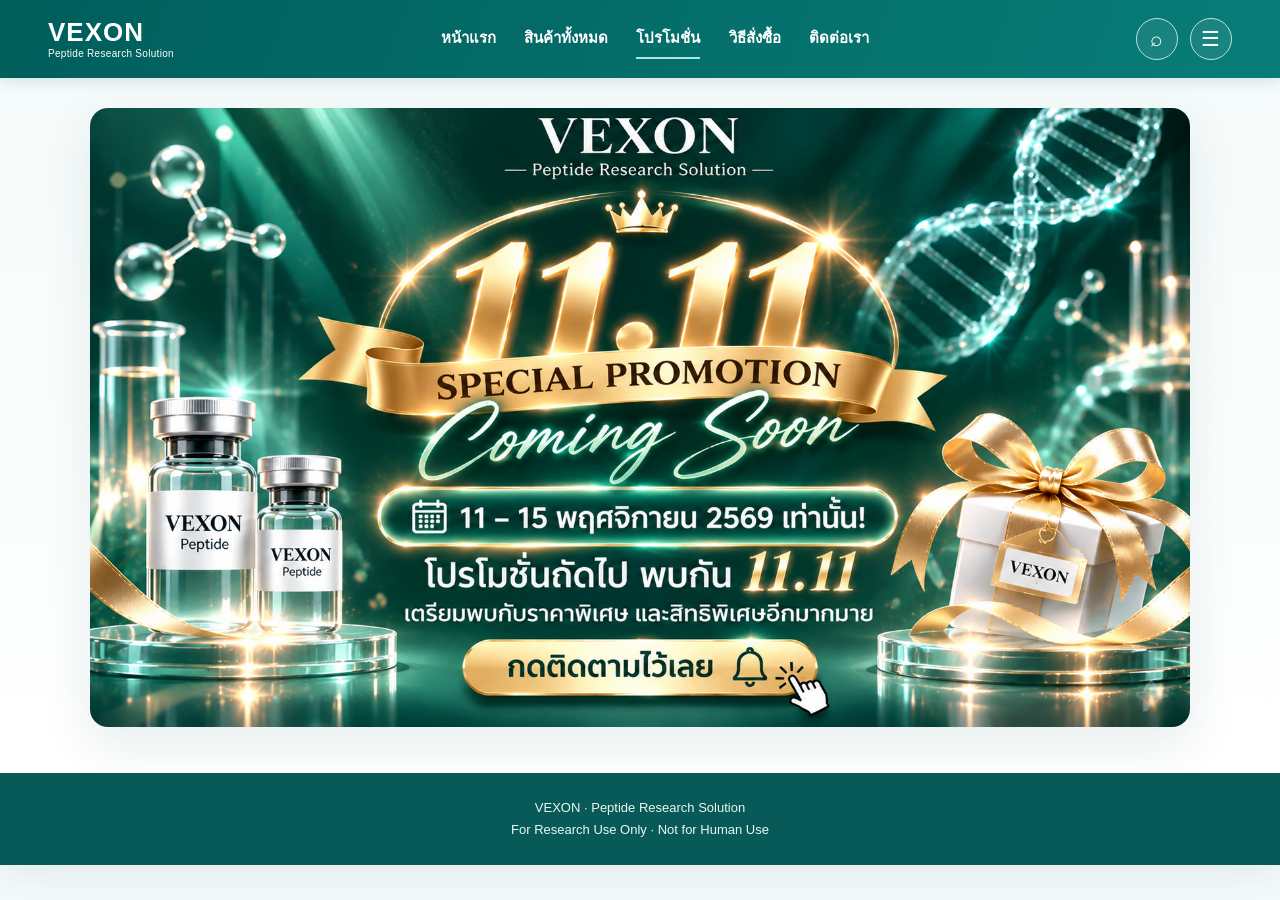
<file: promotion.html>
<!doctype html>
<html lang="th">
<head>
<meta charset="utf-8">
<meta name="viewport" content="width=device-width, initial-scale=1">
<meta name="theme-color" content="#006b68">
<title>โปรโมชั่น | VEXON</title>
<link rel="stylesheet" href="assets/site.css">
<style>
.promo-coming{min-height:68vh;display:flex;align-items:center;justify-content:center;text-align:center;padding:48px 20px;background:radial-gradient(circle at top,#e7fbf7 0,#f5fbfa 48%,#fff 100%)}
.promo-coming-inner{max-width:760px;padding:58px 28px;border:1px solid #d7eeea;border-radius:26px;background:#fff;box-shadow:0 18px 50px #064d4814}
.promo-coming .spark{font-size:42px;color:#0b8d83;letter-spacing:12px}
.promo-coming h1{font-size:clamp(30px,5vw,52px);line-height:1.35;margin:18px 0 12px;color:#075e5b}
.promo-coming p{font-size:clamp(16px,2.3vw,20px);line-height:1.8;color:#54706e;margin:0}
.promo-coming a{display:inline-block;margin-top:28px;padding:13px 26px;border-radius:999px;background:#087d78;color:#fff;font-weight:800}
.promo-banner{display:block;width:min(100%,1100px);height:auto;margin:0 auto;border-radius:18px;box-shadow:0 18px 50px #064d4818}
.promo-banner-wrap{padding:30px clamp(14px,3vw,36px) 46px;background:linear-gradient(180deg,#f5fbfa,#fff)}
</style>
</head>
<body><main class="site">
<header class="inner-header"><a class="brand" href="index.html">VEXON<small>Peptide Research Solution</small></a><nav class="navlinks"><a href="index.html">หน้าแรก</a><a href="products.html">สินค้าทั้งหมด</a><a class="active" href="promotion.html">โปรโมชั่น</a><a href="how-to-order.html">วิธีสั่งซื้อ</a><a href="contact.html">ติดต่อเรา</a></nav><div class="header-tools"><button class="tool-btn" type="button" data-open-search aria-label="ค้นหา">⌕</button><button class="tool-btn" type="button" data-open-menu aria-label="เมนู">☰</button></div></header>
<section class="promo-banner-wrap" aria-label="โปรโมชั่น VEXON 11.11"><img class="promo-banner" src="assets/vexon-11-11-coming-soon.png" alt="VEXON 11.11 Special Promotion Coming Soon วันที่ 11–15 พฤศจิกายน 2569"></section>
<footer>VEXON · Peptide Research Solution<br>For Research Use Only · Not for Human Use</footer></main>
<div class="overlay" id="siteDrawer" aria-hidden="true"><aside class="drawer" role="dialog" aria-label="เมนู VEXON"><div class="drawer-top"><a class="drawer-brand" href="index.html">VEXON<small>Peptide Research Solution</small></a><button class="close-btn" type="button" data-close-menu aria-label="ปิดเมนู">×</button></div><div class="drawer-intro"><b>VEXON · Research Peptides</b><br>รวมเมนูสินค้า ข่าวสาร และช่องทางติดต่อไว้ในที่เดียว</div><nav class="drawer-links"><a href="index.html">หน้าแรก <span>›</span></a><a href="products.html">สินค้าทั้งหมด <span>›</span></a><a href="promotion.html">โปรโมชั่น <span>›</span></a><a href="how-to-order.html">วิธีสั่งซื้อ / วิธีสอบถาม <span>›</span></a><a href="contact.html">ติดต่อเรา <span>›</span></a></nav><div class="drawer-subtitle">COMMUNITY &amp; SOCIAL</div><div class="drawer-social"><a href="https://line.me/R/ti/p/@118klpno" target="_blank" rel="noopener">LINE OA · @118klpno ↗</a><a href="https://line.me/ti/g2/EQvxTqRmbrtfZODc3sQ9YKqHbjdFF2RwX-sErg?utm_source=invitation&amp;utm_medium=link_copy&amp;utm_campaign=default" target="_blank" rel="noopener">LINE OpenChat · VEXON ↗</a><a href="https://t.me/+ILcz5tNDmshjYmRl" target="_blank" rel="noopener">Telegram ↗</a><a href="https://www.tiktok.com/@prime_chain?_r=1&amp;_t=ZS-9B3nGgGfkDy" target="_blank" rel="noopener">TikTok · @prime_chain ↗</a></div></aside></div>
<div class="search-panel" id="siteSearch" aria-hidden="true"><div class="search-box"><button class="search-close" type="button" data-close-search aria-label="ปิดค้นหา">×</button><h2>ค้นหาสินค้า VEXON</h2><p>พิมพ์ชื่อสินค้า หรือรหัสสินค้า เช่น TR10, Retatrutide, GHK-Cu</p><form class="search-form" id="searchForm"><input id="searchInput" type="search" placeholder="ค้นหาชื่อหรือรหัสสินค้า..." autocomplete="off"><button type="submit">ค้นหา</button></form></div></div>
<script src="assets/site.js"></script></body></html>
</file>
<file: assets/site.css>
*{box-sizing:border-box}html{scroll-behavior:smooth}body{margin:0;background:#f5fbfa;color:#123638;font-family:Arial,"Noto Sans Thai",sans-serif}
a{color:inherit;text-decoration:none}
.site{max-width:1440px;margin:auto;background:#fff;box-shadow:0 8px 40px #003d3b18}
.art{position:relative;width:100%;line-height:0}
.art img{display:block;width:100%;height:auto}
.hotspot{position:absolute;display:block;background:transparent;border:0;cursor:pointer}
.hotspot:focus-visible{outline:3px solid #fff;outline-offset:2px;border-radius:12px}
.line-hotspot{left:68.5%;top:43.1%;width:29.5%;height:9.3%}
.category-hotspot{top:65.6%;height:28.3%;width:15.7%}
.c1{left:2%}.c2{left:18.1%}.c3{left:34.4%}.c4{left:50.5%}.c5{left:66.5%}.c6{left:82.7%}
.catalog{padding:42px clamp(18px,4vw,56px) 58px;background:linear-gradient(180deg,#f5fbfa,#fff)}
.kicker{letter-spacing:3px;color:#087c78;font-size:12px;font-weight:800}
h1{font-size:clamp(28px,4vw,42px);margin:10px 0 8px;color:#103c3b}
.lead{margin:0 0 28px;color:#54706e}
.group{margin:28px 0 0;padding:22px;border:1px solid #d9eae7;border-radius:18px;background:#fff;box-shadow:0 8px 24px #064d4810}
.group h2{margin:0 0 16px;font-size:22px;color:#075e5b}
.items{display:grid;grid-template-columns:repeat(3,minmax(0,1fr));gap:10px}
.item{padding:14px 16px;border-radius:12px;background:#eef8f6;border:1px solid #dcefeb;display:flex;justify-content:space-between;align-items:center;gap:12px}
.item strong{font-size:15px}.item span{font-size:13px;color:#087c78;white-space:nowrap}
.note{margin:28px 0 0;color:#607a77;font-size:13px;line-height:1.7}
footer{padding:24px;text-align:center;background:#075a57;color:#e9f7f5;font-size:13px;line-height:1.7}
@media(max-width:700px){.items{grid-template-columns:1fr 1fr}.catalog{padding-top:28px}.group{padding:16px}.item{padding:12px 10px;display:block}.item span{display:block;margin-top:5px}}
@media(max-width:420px){.items{grid-template-columns:1fr}}

/* Product bottle catalog */
.group{border:0;border-radius:0;background:transparent;box-shadow:none;padding:22px 0;border-top:1px solid #dcebe8}
.group h2{font-size:23px;margin:0 0 18px;color:#075e5b}
.product-grid{display:grid;grid-template-columns:repeat(4,minmax(0,1fr));gap:16px}
.product-card{display:flex;flex-direction:column;align-items:flex-start;min-width:0;padding:0 0 16px;border:1px solid #e1ecea;border-radius:15px;overflow:hidden;background:#fff;box-shadow:0 5px 18px #064d480c;transition:transform .18s,box-shadow .18s}
.product-card:hover{transform:translateY(-3px);box-shadow:0 10px 24px #064d481a}
.product-image{width:100%;height:190px;background:linear-gradient(145deg,#f1f8f7,#e6f2f0);display:flex;align-items:center;justify-content:center;padding:10px 16px}
.product-image img{height:100%;width:100%;object-fit:contain;mix-blend-mode:multiply}
.product-card strong{font-size:16px;color:#173d3b;padding:13px 14px 0;line-height:1.4}
.product-card span{font-size:13px;color:#64817e;padding:5px 14px 0}
.product-card em{font-style:normal;font-size:13px;font-weight:700;color:#087b74;padding:12px 14px 0}
@media(max-width:850px){.product-grid{grid-template-columns:repeat(3,minmax(0,1fr))}.product-image{height:165px}}
@media(max-width:560px){.product-grid{grid-template-columns:repeat(2,minmax(0,1fr));gap:10px}.product-image{height:145px}.product-card strong{font-size:14px;padding-left:10px;padding-right:10px}.product-card span,.product-card em{padding-left:10px;padding-right:10px}}


.inner-header{background:linear-gradient(110deg,#005e5b,#087d78);color:#fff;padding:18px clamp(18px,4vw,48px);display:flex;align-items:center;justify-content:space-between;gap:22px;position:sticky;top:0;z-index:10;box-shadow:0 3px 14px #003d3b22}
.brand{font-size:26px;font-weight:900;letter-spacing:1px;line-height:1}.brand small{display:block;font-size:10px;font-weight:500;letter-spacing:.3px;margin-top:4px}
.navlinks{display:flex;align-items:center;gap:clamp(12px,2.2vw,30px);flex-wrap:wrap;justify-content:flex-end}
.navlinks a{font-size:15px;font-weight:700;color:#fff;padding:7px 0;border-bottom:2px solid transparent}
.navlinks a:hover,.navlinks a.active{border-color:#a6e8df}
.page-hero{background:linear-gradient(135deg,#e8f6f3,#fff);padding:42px clamp(20px,5vw,64px);border-bottom:1px solid #d9eae7}
.page-hero .kicker{letter-spacing:3px;color:#087c78;font-size:12px;font-weight:800}
.page-hero h1{font-size:clamp(30px,4vw,44px);margin:10px 0;color:#103c3b}
.page-hero p{margin:0;color:#54706e;line-height:1.7}
.content{padding:28px clamp(18px,4vw,56px) 60px}
.contact-grid{display:grid;grid-template-columns:repeat(2,minmax(0,1fr));gap:16px}
.contact-card{display:flex;flex-direction:column;gap:8px;padding:22px;border:1px solid #dcebe8;border-radius:16px;background:#fff;box-shadow:0 6px 20px #064d480c}
.contact-card strong{font-size:18px;color:#075e5b}
.contact-card p{margin:0;color:#607a77;line-height:1.65;overflow-wrap:anywhere}
.contact-card a{color:#087b74;font-weight:800;overflow-wrap:anywhere}
.steps{display:grid;grid-template-columns:repeat(2,minmax(0,1fr));gap:14px;counter-reset:step}
.step{padding:20px;border:1px solid #dcebe8;border-radius:15px;background:#fff}
.step b{display:block;color:#075e5b;font-size:18px;margin-bottom:7px}
.step p{margin:0;color:#607a77;line-height:1.7}
.price-list{max-width:760px;margin:24px auto;background:white;border:1px solid #dcebe8;border-radius:18px;padding:24px;box-shadow:0 8px 24px #064d4810}
.price-row{display:flex;justify-content:space-between;gap:16px;padding:14px 10px;border-bottom:1px solid #e5efed;font-weight:800;color:#155b57}
.price-row:last-of-type{border-bottom:0}
.price-row strong{color:#087c78}
.price-note{margin-top:18px;padding:16px;border-radius:12px;background:#eef8f6;color:#245e5a;line-height:1.8}
.home-hotspot{position:absolute;top:.4%;height:5.4%;display:block;background:transparent}
.home-hotspot.home{left:27%;width:9%}
.home-hotspot.products{left:37%;width:14%}
.home-hotspot.promo{left:52%;width:12%}
.home-hotspot.order{left:64%;width:14%}
.home-hotspot.contact{left:78%;width:13%}
@media(max-width:700px){.inner-header{align-items:flex-start;flex-direction:column}.navlinks{justify-content:flex-start;gap:12px}.navlinks a{font-size:13px}.contact-grid,.steps{grid-template-columns:1fr}.price-list{padding:16px}.price-row{padding:12px 4px}}


.line-cta{display:inline-block;background:linear-gradient(90deg,#078d54,#006a63);color:white!important;padding:13px 24px;border-radius:999px;font-weight:800;box-shadow:0 6px 16px #006a6330}.content .catalog{padding-left:0;padding-right:0}.content .catalog .group:first-of-type{border-top:0}


/* Interactive hamburger menu and search */
.home-hotspot.menu{left:93.2%;width:5.5%;top:.25%;height:4.2%;z-index:5}
.home-hotspot.search{left:85.4%;width:5.2%;top:.25%;height:4.2%;z-index:5}
.header-tools{display:flex;align-items:center;gap:12px}
.tool-btn{width:42px;height:42px;border:1px solid #b7e4dc;background:#ffffff12;color:#fff;border-radius:50%;display:inline-flex;align-items:center;justify-content:center;cursor:pointer;font-size:21px}
.tool-btn:hover{background:#ffffff2b}
.overlay{position:fixed;inset:0;background:#002e2c99;z-index:100;display:none}
.overlay.open{display:block}
.drawer{position:absolute;right:0;top:0;height:100%;width:min(420px,92vw);overflow:auto;background:#f8fcfb;color:#143f3c;padding:26px;box-shadow:-12px 0 36px #002e2c35;animation:slideIn .2s ease-out}
@keyframes slideIn{from{transform:translateX(24px);opacity:.6}to{transform:none;opacity:1}}
.drawer-top{display:flex;justify-content:space-between;align-items:center;margin-bottom:22px}
.drawer-brand{font-size:25px;font-weight:900;color:#006a64}.drawer-brand small{display:block;font-size:10px;font-weight:500}
.close-btn{border:0;background:#e5f3f0;color:#075e5b;border-radius:50%;width:38px;height:38px;font-size:22px;cursor:pointer}
.drawer-intro{padding:16px;border-radius:14px;background:linear-gradient(135deg,#00645f,#0c9287);color:#fff;line-height:1.6;margin-bottom:18px}
.drawer-links{display:grid;gap:8px}
.drawer-links a{padding:14px 15px;border-radius:11px;background:#eaf5f3;color:#075e5b;font-weight:800;display:flex;justify-content:space-between}
.drawer-links a:hover{background:#d8efea}
.drawer-subtitle{font-size:12px;letter-spacing:2px;color:#6b8985;font-weight:800;margin:22px 0 9px}
.drawer-social{display:grid;gap:8px}
.drawer-social a{padding:11px 13px;border:1px solid #dcebe8;border-radius:10px;color:#176b65;font-weight:700;overflow-wrap:anywhere}
.search-panel{position:fixed;inset:0;background:#003c39d9;z-index:110;display:none;align-items:flex-start;justify-content:center;padding:12vh 18px 24px}
.search-panel.open{display:flex}
.search-box{width:min(720px,100%);background:#fff;border-radius:20px;padding:26px;box-shadow:0 20px 60px #001f1e66}
.search-box h2{margin:0 0 8px;color:#075e5b;font-size:26px}
.search-box p{margin:0 0 18px;color:#69817e}
.search-form{display:flex;gap:8px}
.search-form input{flex:1;min-width:0;border:1px solid #c9e1dc;border-radius:12px;padding:14px;font-size:16px;outline-color:#0a8b80}
.search-form button{border:0;border-radius:12px;background:#087b74;color:#fff;padding:0 20px;font-weight:800;cursor:pointer}
.search-close{float:right;border:0;background:#eaf5f3;color:#075e5b;border-radius:50%;width:34px;height:34px;font-size:20px;cursor:pointer}
@media(max-width:700px){.header-tools{gap:7px}.tool-btn{width:36px;height:36px}.search-box{padding:20px}.search-form{flex-direction:column}.search-form button{padding:13px}}
/* Premium promotion landing */
.promo-shell{padding:34px clamp(16px,4vw,54px) 60px;background:radial-gradient(circle at 50% 0%,#d8f6ef 0,#f5fbfa 45%,#fff 100%)}
.promo-hero{position:relative;overflow:hidden;border-radius:28px;padding:clamp(24px,5vw,62px);color:#fff;background:radial-gradient(ellipse at 76% 20%,#3cc8b5 0,transparent 34%),linear-gradient(125deg,#003f3d 0%,#00736c 52%,#00a093 100%);box-shadow:0 22px 55px #005d5633}
.promo-hero:before,.promo-hero:after{content:"";position:absolute;border:1px solid #b8fff355;border-radius:50%;width:460px;height:460px;right:-130px;top:-220px;pointer-events:none}
.promo-hero:after{width:320px;height:320px;right:-70px;top:-150px}
.promo-eyebrow{display:inline-flex;gap:8px;align-items:center;padding:8px 14px;border:1px solid #d5fff477;border-radius:99px;background:#ffffff16;font-size:12px;font-weight:800;letter-spacing:2px}
.promo-hero h1{color:#fff;font-size:clamp(42px,8vw,86px);line-height:.98;letter-spacing:-2px;margin:22px 0 10px;text-shadow:0 5px 18px #002c2b55}
.promo-hero h1 span{display:block;color:#c7fff0;font-size:.43em;letter-spacing:1px;margin-top:14px}
.promo-sub{font-size:clamp(15px,2vw,20px);color:#e1fffa;max-width:600px;line-height:1.6}
.promo-content{position:relative;z-index:1;display:grid;grid-template-columns:minmax(0,1.1fr) minmax(280px,.9fr);gap:30px;align-items:center}
.promo-bottle{min-height:260px;display:flex;align-items:center;justify-content:center;position:relative}
.promo-bottle img{width:min(100%,500px);max-height:340px;object-fit:contain;filter:drop-shadow(0 24px 24px #002e2c55);border-radius:16px}
.promo-prices{background:linear-gradient(145deg,#faffff,#d9f5ef);color:#064b47;border:1px solid #eafffb;border-radius:22px;padding:22px;box-shadow:0 16px 40px #002d2a55}
.promo-prices h2{text-align:center;color:#00665f;font-size:20px;letter-spacing:2px;margin:0 0 14px}
.promo-price-row{display:flex;align-items:center;justify-content:space-between;gap:12px;background:#fff;border:1px solid #d3ebe5;border-radius:13px;padding:12px 15px;margin:8px 0;box-shadow:0 3px 8px #00645f0c}
.promo-price-row b{background:linear-gradient(90deg,#00655f,#079b8c);color:#fff;border-radius:99px;padding:7px 18px;min-width:88px;text-align:center}
.promo-price-row strong{font-size:clamp(18px,2.5vw,25px);color:#075a54}
.promo-perks{display:grid;grid-template-columns:1fr 1fr;gap:10px;margin-top:14px}
.promo-perk{border-radius:12px;background:#eaf8f5;padding:12px;text-align:center;color:#075e58;font-weight:800}
.promo-date{margin-top:16px;text-align:center;background:#005c56;color:#fff;border-radius:12px;padding:13px;font-weight:800;line-height:1.6}
.promo-bottom{display:flex;align-items:center;justify-content:space-between;gap:18px;flex-wrap:wrap;margin-top:24px}
.promo-cta{display:inline-flex;align-items:center;gap:10px;background:#12a85e;color:#fff;padding:15px 24px;border-radius:99px;font-weight:900;box-shadow:0 8px 22px #002d2a44}
.promo-footnote{color:#e1fffa;font-size:12px;line-height:1.6}
@media(max-width:800px){.promo-content{grid-template-columns:1fr}.promo-bottle{min-height:160px}.promo-bottle img{max-height:230px}.promo-prices{max-width:600px;margin:auto;width:100%}}
@media(max-width:450px){.promo-shell{padding:18px 12px 40px}.promo-hero{border-radius:20px;padding:22px 16px}.promo-prices{padding:14px}.promo-price-row{padding:9px}.promo-price-row b{min-width:70px;padding:6px 12px}.promo-perks{grid-template-columns:1fr 1fr}}

/* Visible catalog prices */
.product-card .product-price{font-style:normal;font-size:14px;font-weight:800;color:#087b74;padding:12px 14px 0;line-height:1.4}
</file>
